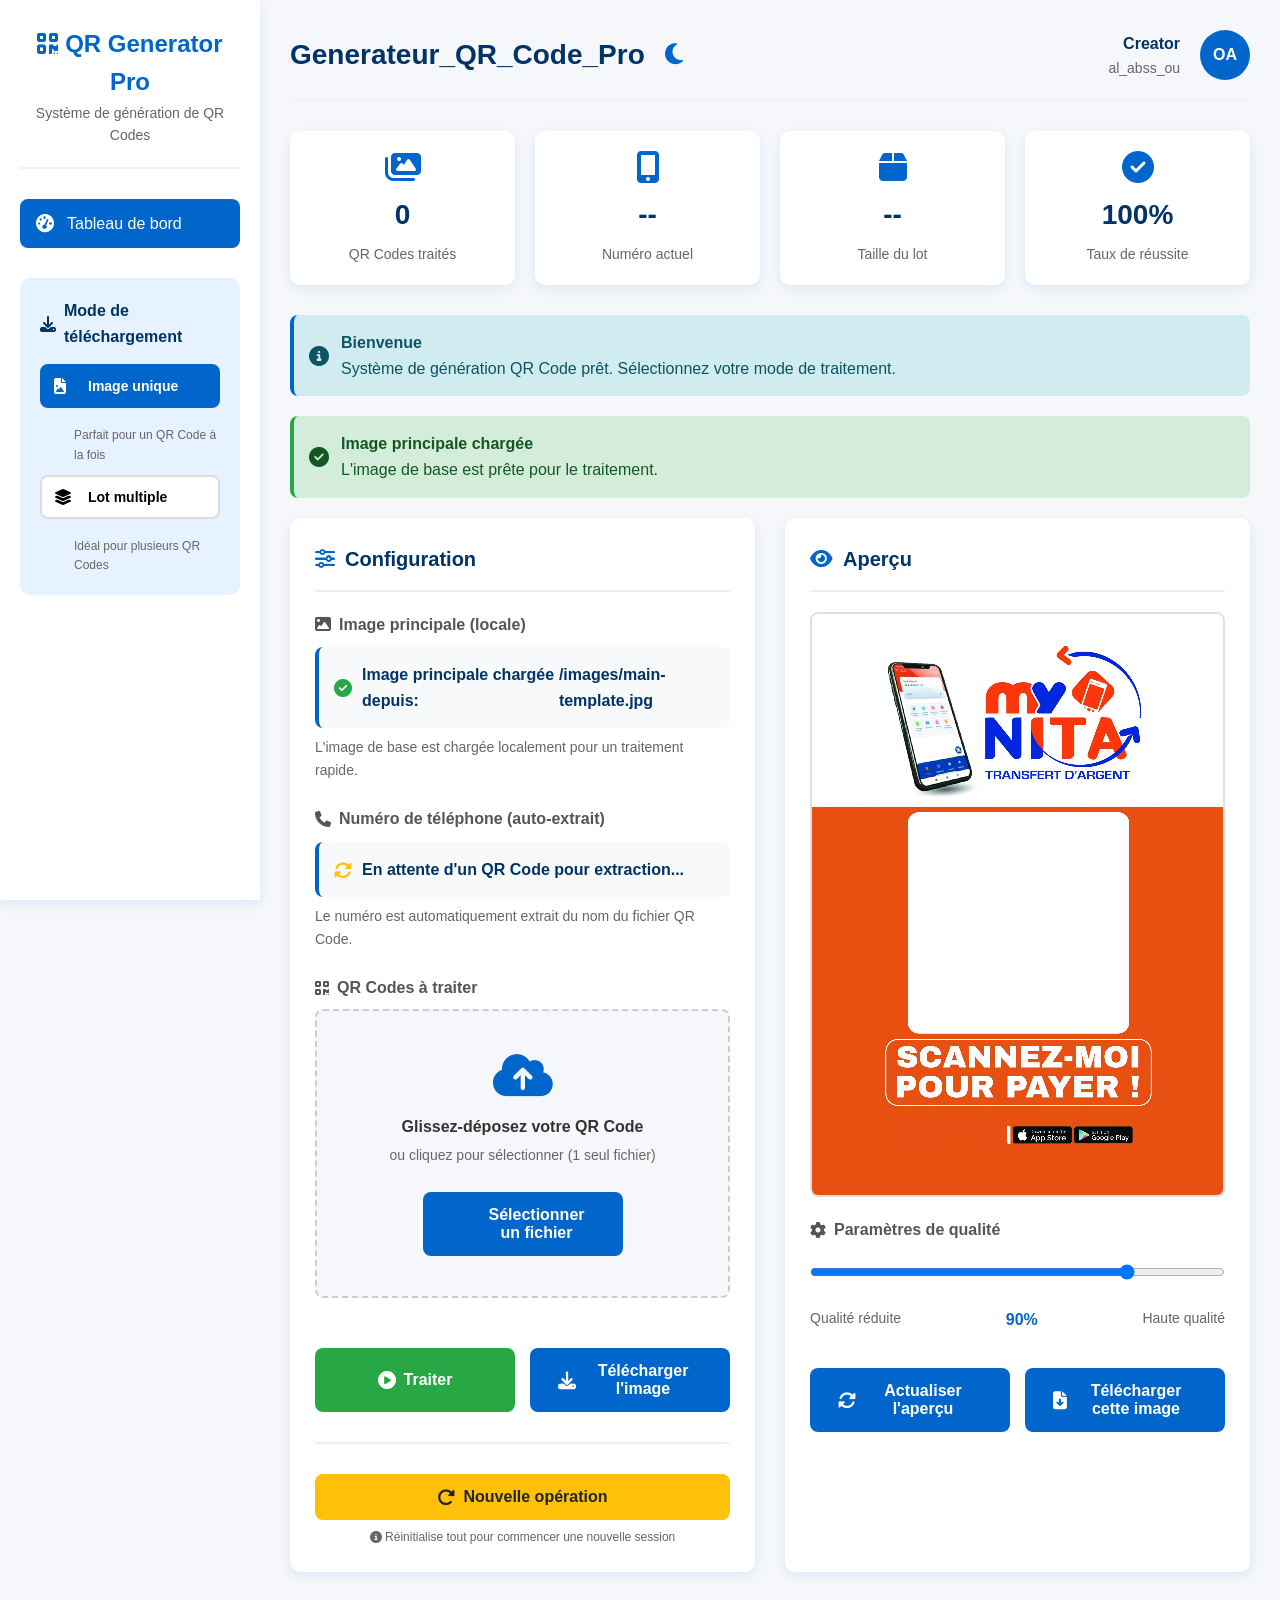
<file: index.html>
<!DOCTYPE html>
<html lang="fr">
<head>
    <meta charset="UTF-8">
    <meta name="viewport" content="width=device-width, initial-scale=1.0">
    <title>Générateur QR Code Professionnel</title>
    <!-- CDN Font Awesome pour les icônes -->
    <link rel="stylesheet" href="./css/all.min.css">
    <!-- Manifest PWA -->
    <link rel="manifest" href="./manifest.json">
    <!-- PWA Meta Tags améliorés -->
    <meta name="application-name" content="QR Generator Pro">
    <meta name="apple-mobile-web-app-title" content="QRGen Pro">
    <meta name="apple-mobile-web-app-capable" content="yes">
    <meta name="apple-mobile-web-app-status-bar-style" content="black-translucent">

    <!-- iOS Splash Screens (optionnel mais recommandé) -->
    <link rel="apple-touch-startup-image" href="./splash/iphone5_splash.png" media="(device-width: 320px) and (device-height: 568px) and (-webkit-device-pixel-ratio: 2)">
    <link rel="apple-touch-startup-image" href="./splash/iphone6_splash.png" media="(device-width: 375px) and (device-height: 667px) and (-webkit-device-pixel-ratio: 2)">
    <!-- Ajoutez d'autres tailles selon vos besoins -->

    <!-- Thème Windows -->
    <meta name="msapplication-TileColor" content="#0066cc">
    <meta name="msapplication-TileImage" content="./icons/icon-144x144.png">
    <meta name="msapplication-config" content="./browserconfig.xml">
    <style>
        :root {
            --primary-blue: #0066cc;
            --secondary-blue: #004c99;
            --light-blue: #e6f2ff;
            --dark-blue: #003366;
            --white: #ffffff;
            --light-gray: #f5f7fa;
            --success: #28a745;
            --error: #dc3545;
            --warning: #ffc107;
            --shadow: 0 4px 12px rgba(0, 102, 204, 0.1);
            --border-radius: 10px;
        }

        * {
            margin: 0;
            padding: 0;
            box-sizing: border-box;
        }

        body {
            font-family: 'Segoe UI', Tahoma, Geneva, Verdana, sans-serif;
            background: var(--light-gray);
            color: #333;
            line-height: 1.6;
            transition: background 0.3s, color 0.3s;
        }

        body.dark-theme {
            --primary-blue: #3a9dff;
            --secondary-blue: #2a7dcc;
            --light-blue: #1a2a3a;
            --dark-blue: #bbbbbb;
            --white: #1e1e1e;
            --light-gray: #121212;
            --success: #28a745;
            --error: #dc3545;
            --warning: #ffc107;
            --shadow: 0 4px 12px rgba(0, 0, 0, 0.3);
            color: #e0e0e0;
        }

        .dashboard {
            display: flex;
            min-height: 100vh;
        }

        /* Sidebar simplifié */
        .sidebar {
            width: 260px;
            background: var(--white);
            box-shadow: var(--shadow);
            padding: 25px 20px;
            position: fixed;
            height: 100vh;
            overflow-y: auto;
            z-index: 100;
            transition: background 0.3s;
        }

        .logo {
            text-align: center;
            margin-bottom: 30px;
            padding-bottom: 20px;
            border-bottom: 2px solid var(--light-blue);
        }

        .logo h1 {
            color: var(--primary-blue);
            font-size: 24px;
            font-weight: 700;
        }

        .logo p {
            color: #666;
            font-size: 14px;
        }

        body.dark-theme .logo p {
            color: #aaa;
        }

        .nav-menu {
            list-style: none;
        }

        .nav-item {
            margin-bottom: 8px;
        }

        .nav-link {
            display: flex;
            align-items: center;
            padding: 12px 15px;
            color: #555;
            text-decoration: none;
            border-radius: 8px;
            transition: all 0.3s ease;
        }

        body.dark-theme .nav-link {
            color: #bbb;
        }

        .nav-link i {
            margin-right: 12px;
            width: 20px;
            text-align: center;
            font-size: 18px;
        }

        .nav-link:hover {
            background: var(--light-blue);
            color: var(--primary-blue);
        }

        .nav-link.active {
            background: var(--primary-blue);
            color: white;
        }

        /* Nouvelle section pour les modes de téléchargement */
        .download-modes {
            margin-top: 30px;
            padding: 20px;
            background: var(--light-blue);
            border-radius: var(--border-radius);
            transition: background 0.3s;
        }

        .download-modes h3 {
            font-size: 16px;
            margin-bottom: 15px;
            color: var(--dark-blue);
            display: flex;
            align-items: center;
        }

        .download-modes h3 i {
            margin-right: 8px;
        }

        .mode-buttons {
            display: grid;
            gap: 10px;
        }

        .mode-btn {
            padding: 12px;
            background: var(--white);
            border: 2px solid #ddd;
            border-radius: 8px;
            cursor: pointer;
            font-size: 14px;
            font-weight: 600;
            transition: all 0.3s;
            text-align: left;
            display: flex;
            align-items: center;
        }

        body.dark-theme .mode-btn {
            border-color: #555;
        }

        .mode-btn i {
            margin-right: 10px;
            font-size: 16px;
            width: 24px;
        }

        .mode-btn:hover {
            transform: translateY(-2px);
            box-shadow: 0 4px 8px rgba(0,0,0,0.1);
        }

        .mode-btn.active {
            border-color: var(--primary-blue);
            background: var(--primary-blue);
            color: white;
        }

        .mode-description {
            font-size: 12px;
            color: #666;
            margin-top: 8px;
            padding-left: 34px;
        }

        body.dark-theme .mode-description {
            color: #aaa;
        }

        .batch-options {
            margin-top: 15px;
            padding: 15px;
            background: #f8f9fa;
            border-radius: 5px;
            display: none;
            transition: background 0.3s;
        }

        body.dark-theme .batch-options {
            background: #2a2a2a;
        }

        .batch-options.active {
            display: block;
            animation: fadeIn 0.3s;
        }

        .batch-buttons {
            display: flex;
            flex-wrap: wrap;
            gap: 8px;
            margin-bottom: 10px;
        }

        .batch-btn {
            padding: 8px 12px;
            background: var(--white);
            border: 1px solid #ddd;
            border-radius: 5px;
            cursor: pointer;
            font-size: 14px;
            transition: all 0.3s;
            flex: 1 0 auto;
            min-width: 70px;
        }

        body.dark-theme .batch-btn {
            border-color: #555;
        }

        .batch-btn:hover {
            background: var(--primary-blue);
            color: white;
            border-color: var(--primary-blue);
        }

        .batch-btn.active {
            background: var(--primary-blue);
            color: white;
            border-color: var(--primary-blue);
        }

        .zip-info {
            font-size: 11px;
            color: var(--success);
            margin-top: 5px;
            display: flex;
            align-items: center;
        }

        .zip-info i {
            margin-right: 5px;
        }

        /* Main Content */
        .main-content {
            flex: 1;
            margin-left: 260px;
            padding: 30px;
            transition: margin-left 0.3s;
        }

        .header {
            display: flex;
            justify-content: space-between;
            align-items: center;
            margin-bottom: 30px;
            padding-bottom: 20px;
            border-bottom: 1px solid #eee;
        }

        body.dark-theme .header {
            border-bottom-color: #333;
        }

        .header h2 {
            color: var(--dark-blue);
            font-size: 28px;
        }

        .theme-toggle {
            background: none;
            border: none;
            font-size: 24px;
            color: var(--primary-blue);
            cursor: pointer;
            margin-left: 20px;
            transition: transform 0.3s;
        }

        .theme-toggle:hover {
            transform: rotate(30deg);
        }

        .stats {
            display: grid;
            grid-template-columns: repeat(auto-fit, minmax(200px, 1fr));
            gap: 20px;
            margin-bottom: 30px;
        }

        .stat-card {
            background: var(--white);
            padding: 20px;
            border-radius: var(--border-radius);
            box-shadow: var(--shadow);
            text-align: center;
            transition: background 0.3s, box-shadow 0.3s;
        }

        .stat-card i {
            font-size: 32px;
            color: var(--primary-blue);
            margin-bottom: 10px;
        }

        .stat-card h3 {
            font-size: 28px;
            color: var(--dark-blue);
            margin-bottom: 5px;
        }

        .stat-card p {
            color: #666;
            font-size: 14px;
        }

        body.dark-theme .stat-card p {
            color: #aaa;
        }

        /* Content Area */
        .content-area {
            display: grid;
            grid-template-columns: 1fr 1fr;
            gap: 30px;
        }

        @media (max-width: 1200px) {
            .content-area {
                grid-template-columns: 1fr;
            }
        }

        .panel {
            background: var(--white);
            border-radius: var(--border-radius);
            box-shadow: var(--shadow);
            padding: 25px;
            transition: background 0.3s, box-shadow 0.3s;
        }

        .panel-title {
            display: flex;
            align-items: center;
            margin-bottom: 20px;
            padding-bottom: 15px;
            border-bottom: 2px solid var(--light-blue);
        }

        .panel-title i {
            margin-right: 10px;
            color: var(--primary-blue);
            font-size: 20px;
        }

        .panel-title h3 {
            color: var(--dark-blue);
            font-size: 20px;
        }

        /* Form Controls */
        .form-group {
            margin-bottom: 25px;
        }

        .form-label {
            display: block;
            margin-bottom: 8px;
            font-weight: 600;
            color: #555;
            display: flex;
            align-items: center;
        }

        body.dark-theme .form-label {
            color: #bbb;
        }

        .form-label i {
            margin-right: 8px;
            font-size: 16px;
        }

        .form-control {
            width: 100%;
            padding: 12px 15px;
            border: 2px solid #e0e0e0;
            border-radius: 8px;
            font-size: 16px;
            transition: all 0.3s;
            background: var(--white);
            color: inherit;
        }

        body.dark-theme .form-control {
            border-color: #555;
            background: #2a2a2a;
        }

        .form-control:focus {
            outline: none;
            border-color: var(--primary-blue);
            box-shadow: 0 0 0 3px rgba(0, 102, 204, 0.1);
        }

        .phone-display {
            background: #f8f9fa;
            padding: 15px;
            border-radius: 8px;
            border-left: 4px solid var(--primary-blue);
            font-weight: 600;
            color: var(--dark-blue);
            margin-top: 10px;
            display: flex;
            align-items: center;
            transition: background 0.3s;
        }

        body.dark-theme .phone-display {
            background: #2a2a2a;
        }

        .phone-display i {
            margin-right: 10px;
            font-size: 18px;
        }

        .file-upload {
            border: 2px dashed #ccc;
            border-radius: 8px;
            padding: 40px 20px;
            text-align: center;
            cursor: pointer;
            transition: all 0.3s;
            background: var(--light-gray);
        }

        body.dark-theme .file-upload {
            border-color: #555;
        }

        .file-upload:hover {
            border-color: var(--primary-blue);
            background: var(--light-blue);
        }

        .file-upload i {
            font-size: 48px;
            color: var(--primary-blue);
            margin-bottom: 15px;
        }

        .file-list {
            margin-top: 15px;
            max-height: 200px;
            overflow-y: auto;
        }

        .file-item {
            display: flex;
            justify-content: space-between;
            align-items: center;
            padding: 10px;
            background: #f8f9fa;
            border-radius: 5px;
            margin-bottom: 5px;
            transition: background 0.3s;
        }

        body.dark-theme .file-item {
            background: #2a2a2a;
        }

        .file-name {
            font-size: 14px;
            flex: 1;
            overflow: hidden;
            text-overflow: ellipsis;
            white-space: nowrap;
            display: flex;
            align-items: center;
        }

        .file-name i {
            margin-right: 8px;
            color: var(--primary-blue);
        }

        .extracted-number {
            background: var(--primary-blue);
            color: white;
            padding: 3px 8px;
            border-radius: 4px;
            font-size: 12px;
            margin-left: 10px;
        }

        /* Preview */
        .preview-container {
            position: relative;
            width: 100%;
            max-width: 500px;
            margin: 0 auto;
            border: 2px solid #e0e0e0;
            border-radius: 8px;
            overflow: hidden;
            background: #f9f9f9;
            min-height: 300px;
            display: flex;
            align-items: center;
            justify-content: center;
            transition: background 0.3s, border-color 0.3s;
        }

        body.dark-theme .preview-container {
            background: #2a2a2a;
            border-color: #555;
        }

        #imageCanvas {
            max-width: 100%;
            display: block;
        }

        .preview-placeholder {
            text-align: center;
            color: #888;
        }

        body.dark-theme .preview-placeholder {
            color: #aaa;
        }

        .preview-placeholder i {
            font-size: 64px;
            margin-bottom: 15px;
            color: #ccc;
        }

        /* Buttons */
        .btn {
            display: inline-flex;
            align-items: center;
            justify-content: center;
            padding: 14px 28px;
            background: var(--primary-blue);
            color: white;
            border: none;
            border-radius: 8px;
            font-size: 16px;
            font-weight: 600;
            cursor: pointer;
            transition: all 0.3s;
            width: 100%;
            margin-top: 10px;
        }

        .btn i {
            margin-right: 8px;
            font-size: 18px;
        }

        .btn:hover {
            background: var(--secondary-blue);
            transform: translateY(-2px);
            box-shadow: 0 6px 12px rgba(0, 102, 204, 0.2);
        }

        .btn:active {
            transform: translateY(0);
        }

        .btn-secondary {
            background: #6c757d;
        }

        .btn-secondary:hover {
            background: #5a6268;
        }

        .btn-success {
            background: var(--success);
        }

        .btn-success:hover {
            background: #218838;
        }

        .btn-warning {
            background: var(--warning);
            color: #212529;
        }

        .btn-warning:hover {
            background: #e0a800;
        }

        .action-buttons {
            display: grid;
            grid-template-columns: 1fr 1fr;
            gap: 15px;
            margin-top: 20px;
        }

        /* Nouveau bouton de réinitialisation */
        .reset-section {
            margin-top: 30px;
            padding-top: 20px;
            border-top: 2px solid var(--light-blue);
        }

        /* Alerts */
        .alert {
            padding: 15px;
            border-radius: 8px;
            margin-bottom: 20px;
            display: flex;
            align-items: center;
            animation: fadeIn 0.5s;
        }

        .alert i {
            margin-right: 12px;
            font-size: 20px;
        }

        .alert-success {
            background: #d4edda;
            color: #155724;
            border-left: 4px solid var(--success);
        }

        body.dark-theme .alert-success {
            background: #1a3a23;
            color: #d4edda;
        }

        .alert-error {
            background: #f8d7da;
            color: #721c24;
            border-left: 4px solid var(--error);
        }

        body.dark-theme .alert-error {
            background: #3a2326;
            color: #f8d7da;
        }

        .alert-warning {
            background: #fff3cd;
            color: #856404;
            border-left: 4px solid var(--warning);
        }

        body.dark-theme .alert-warning {
            background: #3a3723;
            color: #fff3cd;
        }

        .alert-info {
            background: #d1ecf1;
            color: #0c5460;
            border-left: 4px solid var(--primary-blue);
        }

        body.dark-theme .alert-info {
            background: #1a2a3a;
            color: #d1ecf1;
        }

        /* Progress Bar */
        .progress-container {
            margin-top: 20px;
            background: #e9ecef;
            border-radius: 8px;
            overflow: hidden;
            height: 20px;
            display: none;
        }

        body.dark-theme .progress-container {
            background: #2a2a2a;
        }

        .progress-bar {
            height: 100%;
            background: var(--primary-blue);
            width: 0%;
            transition: width 0.3s;
            border-radius: 8px;
        }

        .progress-text {
            text-align: center;
            margin-top: 5px;
            font-size: 14px;
            color: #666;
        }

        body.dark-theme .progress-text {
            color: #aaa;
        }

        /* Batch Results Panel */
        .batch-results-panel {
            position: fixed;
            bottom: 20px;
            right: 20px;
            width: 400px;
            max-height: 500px;
            background: var(--white);
            border-radius: var(--border-radius);
            box-shadow: 0 10px 30px rgba(0, 0, 0, 0.2);
            z-index: 1000;
            border: 2px solid var(--primary-blue);
            display: none;
            overflow: hidden;
            transition: background 0.3s;
        }

        .batch-results-header {
            display: flex;
            justify-content: space-between;
            align-items: center;
            padding: 15px 20px;
            background: var(--primary-blue);
            color: white;
        }

        .batch-results-header h4 {
            margin: 0;
            font-size: 16px;
            display: flex;
            align-items: center;
        }

        .batch-results-header h4 i {
            margin-right: 10px;
        }

        .close-results {
            background: rgba(255, 255, 255, 0.2);
            border: none;
            color: white;
            width: 30px;
            height: 30px;
            border-radius: 50%;
            cursor: pointer;
            font-size: 18px;
            display: flex;
            align-items: center;
            justify-content: center;
        }

        .close-results:hover {
            background: rgba(255, 255, 255, 0.3);
        }

        .batch-results-content {
            max-height: 400px;
            overflow-y: auto;
            padding: 15px;
        }

        .batch-result-item {
            display: flex;
            justify-content: space-between;
            align-items: center;
            padding: 10px;
            margin-bottom: 8px;
            background: var(--light-gray);
            border-radius: 6px;
            border-left: 4px solid var(--success);
            transition: background 0.3s;
        }

        .batch-result-name {
            font-size: 13px;
            font-weight: 600;
            flex: 1;
            overflow: hidden;
            text-overflow: ellipsis;
            white-space: nowrap;
        }

        .batch-result-number {
            font-size: 12px;
            background: var(--primary-blue);
            color: white;
            padding: 3px 8px;
            border-radius: 12px;
            margin-left: 10px;
        }

        .batch-results-footer {
            padding: 12px 20px;
            background: var(--light-blue);
            text-align: center;
            font-size: 12px;
            color: #666;
        }

        body.dark-theme .batch-results-footer {
            color: #aaa;
        }

        .show-results-btn {
            position: fixed;
            bottom: 70px;
            right: 20px;
            background: var(--success);
            color: white;
            border: none;
            width: 50px;
            height: 50px;
            border-radius: 50%;
            cursor: pointer;
            font-size: 20px;
            display: flex;
            align-items: center;
            justify-content: center;
            box-shadow: 0 4px 12px rgba(40, 167, 69, 0.3);
            z-index: 999;
            display: none;
        }

        .show-results-btn:hover {
            background: #218838;
            transform: translateY(-2px);
        }

        @media (max-width: 768px) {
            .batch-results-panel {
                width: calc(100% - 40px);
                max-height: 300px;
                bottom: 80px;
            }
            .show-results-btn {
                bottom: 140px;
            }
        }

        /* Animations */
        @keyframes fadeIn {
            from { opacity: 0; transform: translateY(-10px); }
            to { opacity: 1; transform: translateY(0); }
        }

        /* Responsive */
        @media (max-width: 992px) {
            .sidebar {
                width: 220px;
            }
            
            .main-content {
                margin-left: 220px;
            }
        }

        @media (max-width: 768px) {
            .dashboard {
                flex-direction: column;
            }
            
            .sidebar {
                width: 100%;
                height: auto;
                position: relative;
            }
            
            .main-content {
                margin-left: 0;
            }
            
            .action-buttons {
                grid-template-columns: 1fr;
            }
            
            .mode-buttons {
                grid-template-columns: 1fr;
            }
        }
    </style>
</head>
<body>
    <div class="dashboard">
        <!-- Sidebar simplifié -->
        <div class="sidebar">
            <div class="logo">
                <h1><i class="fas fa-qrcode"></i> QR Generator Pro</h1>
                <p>Système de génération de QR Codes</p>
            </div>
            
            <ul class="nav-menu">
                <li class="nav-item">
                    <a href="#" class="nav-link active">
                        <i class="fas fa-tachometer-alt"></i> Tableau de bord
                    </a>
                </li>
            </ul>
            
            <!-- Nouvelle section pour les modes de téléchargement -->
            <div class="download-modes">
                <h3><i class="fas fa-download"></i> Mode de téléchargement</h3>
                <div class="mode-buttons">
                    <button class="mode-btn active" id="singleModeBtn">
                        <i class="fas fa-file-image"></i> Image unique
                    </button>
                    <div class="mode-description">
                        Parfait pour un QR Code à la fois
                    </div>
                    
                    <button class="mode-btn" id="batchModeBtn">
                        <i class="fas fa-layer-group"></i> Lot multiple
                    </button>
                    <div class="mode-description">
                        Idéal pour plusieurs QR Codes
                    </div>
                </div>
                
                <!-- Options spécifiques au mode lot -->
                <div class="batch-options" id="batchOptions">
                    <div style="margin-bottom: 10px; font-weight: 600; color: var(--dark-blue);">
                        <i class="fas fa-cog"></i> Options du lot
                    </div>
                    <div class="batch-buttons">
                        <button class="batch-btn" data-limit="10">10</button>
                        <button class="batch-btn" data-limit="25">25</button>
                        <button class="batch-btn" data-limit="30">30</button>
                        <button class="batch-btn" data-limit="50">50</button>
                        <button class="batch-btn" data-limit="200">200</button>
                        <button class="batch-btn active" data-limit="500">500</button>
                    </div>
                    <div class="zip-info">
                        <i class="fas fa-file-archive"></i> Tous les fichiers seront compressés en ZIP
                    </div>
                </div>
            </div>
        </div>
        
        <!-- Main Content -->
        <div class="main-content">
            <div class="header">
                <div style="display: flex; align-items: center;">
                    <h2>Generateur_QR_Code_Pro</h2>
                    <button class="theme-toggle" id="themeToggle">
                        <i class="fas fa-moon"></i>
                    </button>
                </div>
                <div style="display: flex; align-items: center;">
                    <div style="margin-right: 20px; text-align: right;">
                        <div style="font-weight: 600; color: var(--dark-blue);">Creator</div>
                        <div style="font-size: 14px; color: #666;">al_abss_ou</div>
                    </div>
                    <div style="width: 50px; height: 50px; background: var(--primary-blue); border-radius: 50%; display: flex; align-items: center; justify-content: center; color: white; font-weight: bold;">
                        OA
                    </div>
                </div>
            </div>
            
            <!-- Stats Cards -->
            <div class="stats">
                <div class="stat-card">
                    <i class="fas fa-images"></i>
                    <h3 id="totalProcessed">0</h3>
                    <p>QR Codes traités</p>
                </div>
                <div class="stat-card">
                    <i class="fas fa-mobile-alt"></i>
                    <h3 id="currentNumber">--</h3>
                    <p>Numéro actuel</p>
                </div>
                <div class="stat-card">
                    <i class="fas fa-box"></i>
                    <h3 id="batchSize">--</h3>
                    <p>Taille du lot</p>
                </div>
                <div class="stat-card">
                    <i class="fas fa-check-circle"></i>
                    <h3 id="successRate">100%</h3>
                    <p>Taux de réussite</p>
                </div>
            </div>
            
            <!-- Alerts Container -->
            <div id="alertsContainer"></div>
            
            <!-- Content Area -->
            <div class="content-area">
                <!-- Left Panel - Configuration -->
                <div class="panel">
                    <div class="panel-title">
                        <i class="fas fa-sliders-h"></i>
                        <h3>Configuration</h3>
                    </div>
                    
                    <div class="form-group">
                        <label class="form-label">
                            <i class="fas fa-image"></i> Image principale (locale)
                        </label>
                        <div class="phone-display">
                            <i class="fas fa-check-circle" style="color: var(--success);"></i>
                            Image principale chargée depuis: <strong>/images/main-template.jpg</strong>
                        </div>
                        <p style="font-size: 14px; color: #666; margin-top: 8px;">
                            L'image de base est chargée localement pour un traitement rapide.
                        </p>
                    </div>
                    
                    <div class="form-group">
                        <label class="form-label">
                            <i class="fas fa-phone"></i> Numéro de téléphone (auto-extrait)
                        </label>
                        <div id="phoneDisplay" class="phone-display">
                            <i class="fas fa-sync-alt" style="color: var(--warning);"></i>
                            En attente d'un QR Code pour extraction...
                        </div>
                        <p style="font-size: 14px; color: #666; margin-top: 8px;">
                            Le numéro est automatiquement extrait du nom du fichier QR Code.
                        </p>
                    </div>
                    
                    <div class="form-group">
                        <label class="form-label">
                            <i class="fas fa-qrcode"></i> QR Codes à traiter
                        </label>
                        <div class="file-upload" id="qrUploadArea">
                            <i class="fas fa-cloud-upload-alt"></i>
                            <p style="font-weight: 600; margin-bottom: 5px;" id="uploadTitle">Glissez-déposez votre QR Code</p>
                            <p style="font-size: 14px; color: #666; margin-bottom: 15px;" id="uploadSubtitle">ou cliquez pour sélectionner (1 seul fichier)</p>
                            <input type="file" id="qrUpload" accept="image/*" style="display: none;">
                            <button class="btn" style="max-width: 200px;">
                                <i class="fas fa-folder-open"></i> Sélectionner un fichier
                            </button>
                        </div>
                        
                        <div id="fileList" class="file-list"></div>
                        
                        <div class="progress-container" id="progressContainer">
                            <div class="progress-bar" id="progressBar"></div>
                        </div>
                        <div class="progress-text" id="progressText"></div>
                    </div>
                    
                    <div class="action-buttons">
                        <button id="processBtn" class="btn btn-success">
                            <i class="fas fa-play-circle"></i> Traiter
                        </button>
                        <button id="downloadAllBtn" class="btn" disabled>
                            <i class="fas fa-download"></i> Télécharger
                        </button>
                    </div>

                    <!-- Nouvelle section pour le bouton de réinitialisation -->
                    <div class="reset-section">
                        <button id="resetBtn" class="btn btn-warning">
                            <i class="fas fa-redo-alt"></i> Nouvelle opération
                        </button>
                        <p style="font-size: 12px; color: #666; margin-top: 8px; text-align: center;">
                            <i class="fas fa-info-circle"></i> Réinitialise tout pour commencer une nouvelle session
                        </p>
                    </div>
                </div>
                
                <!-- Right Panel - Preview -->
                <div class="panel">
                    <div class="panel-title">
                        <i class="fas fa-eye"></i>
                        <h3>Aperçu</h3>
                    </div>
                    
                    <div class="preview-container">
                        <canvas id="imageCanvas"></canvas>
                        <div id="previewPlaceholder" class="preview-placeholder">
                            <i class="fas fa-image"></i>
                            <p>Aperçu de l'image générée</p>
                            <p style="font-size: 14px; margin-top: 10px;">L'aperçu apparaîtra ici après traitement</p>
                        </div>
                    </div>
                    
                    <div class="form-group" style="margin-top: 20px;">
                        <label class="form-label">
                            <i class="fas fa-cog"></i> Paramètres de qualité
                        </label>
                        <input type="range" id="qualitySlider" class="form-control" min="0.5" max="1.0" step="0.1" value="0.9">
                        <div style="display: flex; justify-content: space-between; margin-top: 5px;">
                            <span style="font-size: 14px; color: #666;">Qualité réduite</span>
                            <span id="qualityValue" style="font-weight: 600; color: var(--primary-blue);">90%</span>
                            <span style="font-size: 14px; color: #666;">Haute qualité</span>
                        </div>
                    </div>
                    
                    <div class="action-buttons">
                        <button id="previewBtn" class="btn">
                            <i class="fas fa-sync-alt"></i> Actualiser l'aperçu
                        </button>
                        <button id="downloadSingleBtn" class="btn" disabled>
                            <i class="fas fa-file-download"></i> Télécharger cette image
                        </button>
                    </div>
                </div>
            </div>
        </div>
    </div>

    <!-- Batch Results Panel -->
    <div class="batch-results-panel" id="batchResultsPanel">
        <div class="batch-results-header">
            <h4><i class="fas fa-list-check"></i> Fichiers traités</h4>
            <button class="close-results" id="closeResults">
                <i class="fas fa-times"></i>
            </button>
        </div>
        <div class="batch-results-content" id="batchResultsContent">
            <!-- Les résultats seront insérés ici -->
        </div>
        <div class="batch-results-footer">
            <i class="fas fa-info-circle"></i> Cliquez en dehors pour fermer
        </div>
    </div>
    
    <!-- Bouton flottant pour afficher la liste -->
    <button class="show-results-btn" id="showResultsBtn">
        <i class="fas fa-list"></i>
    </button>

    <!-- Inclure JSZip pour la compression ZIP -->
    <script src="./js/jszip.js"></script>
    <script src="./js/filesaver.js"></script>

    <script>
        // Éléments du DOM
        const qrUpload = document.getElementById('qrUpload');
        const qrUploadArea = document.getElementById('qrUploadArea');
        const fileList = document.getElementById('fileList');
        const previewBtn = document.getElementById('previewBtn');
        const processBtn = document.getElementById('processBtn');
        const downloadAllBtn = document.getElementById('downloadAllBtn');
        const downloadSingleBtn = document.getElementById('downloadSingleBtn');
        const resetBtn = document.getElementById('resetBtn');
        const canvas = document.getElementById('imageCanvas');
        const ctx = canvas.getContext('2d');
        const previewPlaceholder = document.getElementById('previewPlaceholder');
        const qualitySlider = document.getElementById('qualitySlider');
        const qualityValue = document.getElementById('qualityValue');
        const batchButtons = document.querySelectorAll('.batch-btn');
        const alertsContainer = document.getElementById('alertsContainer');
        const progressContainer = document.getElementById('progressContainer');
        const progressBar = document.getElementById('progressBar');
        const progressText = document.getElementById('progressText');
        
        // Éléments pour les modes de téléchargement
        const singleModeBtn = document.getElementById('singleModeBtn');
        const batchModeBtn = document.getElementById('batchModeBtn');
        const batchOptions = document.getElementById('batchOptions');
        const uploadTitle = document.getElementById('uploadTitle');
        const uploadSubtitle = document.getElementById('uploadSubtitle');
        
        // Nouveaux éléments
        const themeToggle = document.getElementById('themeToggle');
        const batchResultsPanel = document.getElementById('batchResultsPanel');
        const batchResultsContent = document.getElementById('batchResultsContent');
        const closeResults = document.getElementById('closeResults');
        const showResultsBtn = document.getElementById('showResultsBtn');
        
        // Statistiques
        const totalProcessedEl = document.getElementById('totalProcessed');
        const currentNumberEl = document.getElementById('currentNumber');
        const batchSizeEl = document.getElementById('batchSize');
        const successRateEl = document.getElementById('successRate');
        const phoneDisplay = document.getElementById('phoneDisplay');

        // Variables globales
        let mainImage = null;
        let qrFiles = [];
        let processedImages = [];
        let currentBatchLimit = null; // Null pour mode single
        let currentMode = 'single'; // 'single' ou 'batch'
        let processedCount = 0;
        let successCount = 0;
        let batchResults = [];
        
        // Fonction utilitaire pour formater le temps (ms -> "X min Y s")
        function formatTime(ms) {
            if (ms < 1000) return `${ms} ms`;
            const seconds = Math.floor(ms / 1000);
            if (seconds < 60) return `${seconds} s`;
            const minutes = Math.floor(seconds / 60);
            const remainingSeconds = seconds % 60;
            return `${minutes} min ${remainingSeconds} s`;
        }
        
        // Fonction pour afficher l'image principale dans le canvas
        function drawBaseImage() {
            if (!mainImage) return;
            canvas.width = mainImage.width;
            canvas.height = mainImage.height;
            ctx.drawImage(mainImage, 0, 0);
            previewPlaceholder.style.display = 'none';
        }
        
        // Initialiser les modes
        function initModes() {
            // Mode unique par défaut
            updateModeDisplay('single');
            
            singleModeBtn.addEventListener('click', () => {
                currentMode = 'single';
                updateModeDisplay('single');
                resetFileSelection();
                showAlert('info', 'Mode Image Unique', 'Vous pouvez maintenant traiter un QR Code à la fois.');
            });
            
            batchModeBtn.addEventListener('click', () => {
                currentMode = 'batch';
                updateModeDisplay('batch');
                resetFileSelection();
                showAlert('info', 'Mode Lot Multiple', 'Vous pouvez maintenant traiter plusieurs QR Codes. Les fichiers seront compressés en ZIP.');
            });
        }
        
        function updateModeDisplay(mode) {
            // Mettre à jour les boutons
            singleModeBtn.classList.toggle('active', mode === 'single');
            batchModeBtn.classList.toggle('active', mode === 'batch');
            batchOptions.classList.toggle('active', mode === 'batch');
            
            // Mettre à jour les textes
            if (mode === 'single') {
                uploadTitle.textContent = 'Glissez-déposez votre QR Code';
                uploadSubtitle.textContent = 'ou cliquez pour sélectionner (1 seul fichier)';
                qrUpload.removeAttribute('multiple');
                batchSizeEl.textContent = '--';
                currentBatchLimit = null;
            } else {
                uploadTitle.textContent = 'Glissez-déposez vos QR Codes';
                uploadSubtitle.textContent = 'ou cliquez pour sélectionner (plusieurs fichiers)';
                qrUpload.setAttribute('multiple', 'multiple');
                
                // Activer le batch limit par défaut
                const activeBatchBtn = document.querySelector('.batch-btn.active');
                if (activeBatchBtn) {
                    currentBatchLimit = parseInt(activeBatchBtn.dataset.limit);
                    batchSizeEl.textContent = currentBatchLimit;
                }
            }
            
            // Mettre à jour le texte du bouton de téléchargement
            downloadAllBtn.innerHTML = mode === 'single' 
                ? '<i class="fas fa-download"></i> Télécharger l\'image' 
                : '<i class="fas fa-file-archive"></i> Télécharger le ZIP';
        }
        
        function resetFileSelection() {
            qrFiles = [];
            fileList.innerHTML = '';
            qrUpload.value = '';
            processBtn.disabled = true;
            downloadAllBtn.disabled = true;
            downloadSingleBtn.disabled = true;
            phoneDisplay.innerHTML = `
                <i class="fas fa-sync-alt" style="color: var(--warning);"></i>
                En attente d'un QR Code pour extraction...
            `;
            currentNumberEl.textContent = '--';
            
            // Ne pas vider le canvas, juste réafficher l'image de base si elle est chargée
            if (mainImage) {
                drawBaseImage();
            } else {
                // Si l'image n'est pas encore chargée, on laisse le placeholder (mais normalement elle est chargée)
                previewPlaceholder.style.display = 'block';
                ctx.clearRect(0, 0, canvas.width, canvas.height);
            }
            
            // Cacher la barre de progression
            progressContainer.style.display = 'none';
            progressBar.style.width = '0%';
            progressText.textContent = '';
        }
        
        // Fonction de réinitialisation complète
        function resetApplication() {
            // Réinitialiser les variables
            qrFiles = [];
            processedImages = [];
            processedCount = 0;
            successCount = 0;
            batchResults = [];
            
            // Réinitialiser l'interface
            resetFileSelection();
            
            // Réinitialiser les statistiques
            totalProcessedEl.textContent = '0';
            successRateEl.textContent = '100%';
            batchSizeEl.textContent = '--';
            
            // Réinitialiser le mode à single
            currentMode = 'single';
            updateModeDisplay('single');
            
            // Réinitialiser les boutons de lot (activer le 500 par défaut)
            batchButtons.forEach(btn => btn.classList.remove('active'));
            document.querySelector('.batch-btn[data-limit="500"]').classList.add('active');
            currentBatchLimit = 500;
            
            // Vider les alertes
            alertsContainer.innerHTML = '';
            
            // Cacher le panel de résultats
            batchResultsPanel.style.display = 'none';
            showResultsBtn.style.display = 'none';
            
            // Réafficher l'image de base
            if (mainImage) {
                drawBaseImage();
            }
            
            showAlert('success', 'Système réinitialisé', 'Tout est prêt pour une nouvelle opération. Vous pouvez commencer !');
        }
        
        // Gestion du thème
        function initTheme() {
            const savedTheme = localStorage.getItem('qr-theme');
            if (savedTheme === 'dark') {
                document.body.classList.add('dark-theme');
                themeToggle.innerHTML = '<i class="fas fa-sun"></i>';
            }
            
            themeToggle.addEventListener('click', () => {
                document.body.classList.toggle('dark-theme');
                if (document.body.classList.contains('dark-theme')) {
                    localStorage.setItem('qr-theme', 'dark');
                    themeToggle.innerHTML = '<i class="fas fa-sun"></i>';
                } else {
                    localStorage.setItem('qr-theme', 'light');
                    themeToggle.innerHTML = '<i class="fas fa-moon"></i>';
                }
            });
        }
        
        // Afficher les résultats du lot
        function showBatchResultsList() {
            if (batchResults.length === 0) return;
            
            batchResultsContent.innerHTML = '';
            batchResults.forEach(result => {
                const item = document.createElement('div');
                item.className = 'batch-result-item';
                item.innerHTML = `
                    <div class="batch-result-name">${result.originalName}</div>
                    <div class="batch-result-number">${result.phoneNumber || 'N/A'}</div>
                `;
                batchResultsContent.appendChild(item);
            });
            
            batchResultsPanel.style.display = 'block';
            showResultsBtn.style.display = 'flex';
        }
        
        // Charger l'image principale locale
        function loadMainImage() {
            mainImage = new Image();
            mainImage.onload = function() {
                showAlert('success', 'Image principale chargée', 'L\'image de base est prête pour le traitement.');
                updateStats();
                drawBaseImage(); // Afficher l'image dans l'aperçu immédiatement
            };
            mainImage.onerror = function() {
                showAlert('error', 'Erreur de chargement', 'L\'image principale n\'a pas pu être chargée. Veuillez vérifier le chemin: /images/main-template.jpg');
                createFallbackImage();
            };
            mainImage.src = './images/main-template.jpg';
        }

        // Créer une image de secours si l'image principale n'existe pas
        function createFallbackImage() {
            mainImage = new Image();
            mainImage.onload = function() {
                drawBaseImage();
                showAlert('warning', 'Image par défaut chargée', 'Utilisation de l\'image par défaut.');
            };
            const fallbackCanvas = document.createElement('canvas');
            fallbackCanvas.width = 2480;
            fallbackCanvas.height = 3508;
            const fallbackCtx = fallbackCanvas.getContext('2d');
            fallbackCtx.fillStyle = '#ffffff';
            fallbackCtx.fillRect(0, 0, fallbackCanvas.width, fallbackCanvas.height);
            
            fallbackCtx.fillStyle = '#0066cc';
            fallbackCtx.font = 'bold 100px Arial';
            fallbackCtx.textAlign = 'center';
            fallbackCtx.fillText('TEMPLATE PRINCIPAL', fallbackCanvas.width/2, fallbackCanvas.height/2);
            
            mainImage.src = fallbackCanvas.toDataURL();
        }

        // Fonction pour extraire le numéro du nom de fichier
        function extractPhoneNumber(filename) {
            const regex = /_\(?00?227?(\d{8,})\)?_/;
            const match = filename.match(regex);
            
            if (match && match[1]) {
                return match[1];
            }
            
            const regex2 = /(\d{8,})/;
            const match2 = filename.match(regex2);
            
            if (match2 && match2[1]) {
                let num = match2[1];
                if (num.startsWith('00227')) {
                    return num.substring(5);
                }
                return num;
            }
            
            return null;
        }

        // Afficher une alerte stylisée
        function showAlert(type, title, message) {
            const alert = document.createElement('div');
            alert.className = `alert alert-${type}`;
            
            let icon = 'info-circle';
            if (type === 'success') icon = 'check-circle';
            if (type === 'error') icon = 'exclamation-circle';
            if (type === 'warning') icon = 'exclamation-triangle';
            
            alert.innerHTML = `
                <i class="fas fa-${icon}"></i>
                <div>
                    <strong>${title}</strong><br>
                    ${message}
                </div>
            `;
            
            alertsContainer.appendChild(alert);
            
            setTimeout(() => {
                alert.style.opacity = '0';
                alert.style.transition = 'opacity 0.5s';
                setTimeout(() => alert.remove(), 500);
            }, 5000);
        }

        // Mettre à jour les statistiques
        function updateStats() {
            totalProcessedEl.textContent = processedCount;
            
            if (processedCount > 0) {
                const rate = Math.round((successCount / processedCount) * 100);
                successRateEl.textContent = `${rate}%`;
            }
        }

        // Gestion du téléchargement de fichiers QR
        qrUploadArea.addEventListener('click', () => {
            qrUpload.click();
        });

        qrUpload.addEventListener('change', handleFileSelect);

        // Glisser-déposer
        ['dragenter', 'dragover', 'dragleave', 'drop'].forEach(eventName => {
            qrUploadArea.addEventListener(eventName, preventDefaults, false);
        });

        function preventDefaults(e) {
            e.preventDefault();
            e.stopPropagation();
        }

        ['dragenter', 'dragover'].forEach(eventName => {
            qrUploadArea.addEventListener(eventName, () => {
                qrUploadArea.style.borderColor = '#0066cc';
                qrUploadArea.style.background = '#e6f2ff';
            }, false);
        });

        ['dragleave', 'drop'].forEach(eventName => {
            qrUploadArea.addEventListener(eventName, () => {
                qrUploadArea.style.borderColor = '#ccc';
                qrUploadArea.style.background = '#f5f7fa';
            }, false);
        });

        qrUploadArea.addEventListener('drop', handleDrop, false);

        function handleDrop(e) {
            const dt = e.dataTransfer;
            const files = dt.files;
            handleFiles(files);
        }

        function handleFileSelect(e) {
            const files = e.target.files;
            handleFiles(files);
        }

        function handleFiles(files) {
            // Mode single: limiter à 1 fichier
            if (currentMode === 'single' && files.length > 1) {
                showAlert('warning', 'Mode Image Unique', 'Vous ne pouvez sélectionner qu\'un seul fichier en mode Image Unique.');
                files = [files[0]];
            }
            
            // Mode batch: limiter selon le batch sélectionné
            if (currentMode === 'batch' && currentBatchLimit && files.length > currentBatchLimit) {
                showAlert('warning', 'Limite atteinte', `Seuls ${currentBatchLimit} fichiers seront traités (limite du lot).`);
                files = Array.from(files).slice(0, currentBatchLimit);
            }
            
            qrFiles = [];
            fileList.innerHTML = '';
            
            Array.from(files).forEach((file, index) => {
                const phoneNumber = extractPhoneNumber(file.name);
                
                const fileItem = document.createElement('div');
                fileItem.className = 'file-item';
                fileItem.innerHTML = `
                    <div class="file-name">
                        <i class="fas fa-qrcode"></i>
                        ${file.name}
                    </div>
                    ${phoneNumber ? `<div class="extracted-number">${phoneNumber}</div>` : '<div style="color: #dc3545; font-size: 12px;">Numéro non trouvé</div>'}
                `;
                
                fileList.appendChild(fileItem);
                
                qrFiles.push({
                    file: file,
                    phoneNumber: phoneNumber,
                    index: index
                });
            });
            
            if (qrFiles.length > 0) {
                const fileCount = qrFiles.length;
                const fileText = fileCount === 1 ? 'fichier' : 'fichiers';
                showAlert('success', 'Fichiers chargés', `${fileCount} ${fileText} chargé(s) avec succès.`);
                processBtn.disabled = false;
                
                if (qrFiles[0].phoneNumber) {
                    phoneDisplay.innerHTML = `
                        <i class="fas fa-phone-alt" style="color: var(--success);"></i>
                        Numéro extrait: <strong>${qrFiles[0].phoneNumber}</strong>
                    `;
                    currentNumberEl.textContent = qrFiles[0].phoneNumber;
                }
                
                // Mettre à jour la taille du lot pour le mode batch
                if (currentMode === 'batch') {
                    batchSizeEl.textContent = `${fileCount} / ${currentBatchLimit || '∞'}`;
                }
            }
        }

        // Gestion des boutons de lot
        batchButtons.forEach(btn => {
            btn.addEventListener('click', function() {
                batchButtons.forEach(b => b.classList.remove('active'));
                this.classList.add('active');
                currentBatchLimit = parseInt(this.dataset.limit);
                
                if (currentMode === 'batch') {
                    batchSizeEl.textContent = `${qrFiles.length} / ${currentBatchLimit}`;
                    
                    if (qrFiles.length > currentBatchLimit) {
                        qrFiles = qrFiles.slice(0, currentBatchLimit);
                        updateFileList();
                        showAlert('warning', 'Lot ajusté', `Seuls ${currentBatchLimit} fichiers seront traités.`);
                    }
                }
            });
        });

        // Mettre à jour la liste des fichiers affichés
        function updateFileList() {
            fileList.innerHTML = '';
            qrFiles.forEach(item => {
                const fileItem = document.createElement('div');
                fileItem.className = 'file-item';
                fileItem.innerHTML = `
                    <div class="file-name">
                        <i class="fas fa-qrcode"></i>
                        ${item.file.name}
                    </div>
                    ${item.phoneNumber ? `<div class="extracted-number">${item.phoneNumber}</div>` : '<div style="color: #dc3545; font-size: 12px;">Numéro non trouvé</div>'}
                `;
                fileList.appendChild(fileItem);
            });
        }

        // Traiter un QR Code individuel
        function processQRCode(qrFile, callback) {
            const reader = new FileReader();
            
            reader.onload = function(event) {
                const qrImage = new Image();
                qrImage.onload = function() {
                    const tempCanvas = document.createElement('canvas');
                    tempCanvas.width = canvas.width;
                    tempCanvas.height = canvas.height;
                    const tempCtx = tempCanvas.getContext('2d');
                    
                    tempCtx.drawImage(mainImage, 0, 0);
                    
                    if (qrFile.phoneNumber) {
                        const phoneX = 600;
                        const phoneY = 3105;
                        const phoneSize = 109;
                        
                        tempCtx.shadowColor = 'rgba(0, 0, 0, 0.5)';
                        tempCtx.shadowBlur = 3;
                        tempCtx.shadowOffsetX = 1;
                        tempCtx.shadowOffsetY = 1;
                        
                        tempCtx.font = `bold ${phoneSize}px Arial, sans-serif`;
                        tempCtx.fillStyle = '#FFFFFF';
                        tempCtx.textAlign = 'left';
                        tempCtx.textBaseline = 'top';
                        tempCtx.fillText(qrFile.phoneNumber, phoneX, phoneY);
                        
                        tempCtx.shadowColor = 'transparent';
                        tempCtx.shadowBlur = 0;
                        tempCtx.shadowOffsetX = 0;
                        tempCtx.shadowOffsetY = 0;
                    }
                    
                    const qrX = 578;
                    const qrY = 1196;
                    const qrWidth = 1338;
                    const qrHeight = 1339;
                    
                    tempCtx.imageSmoothingEnabled = false;
                    tempCtx.drawImage(qrImage, qrX, qrY, qrWidth, qrHeight);
                    tempCtx.imageSmoothingEnabled = true;
                    
                    const quality = parseFloat(qualitySlider.value);
                    const dataUrl = tempCanvas.toDataURL('image/jpeg', quality);
                    
                    callback({
                        dataUrl: dataUrl,
                        phoneNumber: qrFile.phoneNumber,
                        fileName: qrFile.file.name.replace(/\.[^/.]+$/, "") + '_processed.jpg',
                        originalName: qrFile.file.name
                    });
                };
                qrImage.src = event.target.result;
            };
            reader.readAsDataURL(qrFile.file);
        }

        // Traiter tous les QR Codes avec mesure du temps
        processBtn.addEventListener('click', async () => {
            if (qrFiles.length === 0) {
                showAlert('error', 'Aucun fichier', 'Veuillez d\'abord charger des QR Codes.');
                return;
            }
            
            processedImages = [];
            batchResults = [];
            progressContainer.style.display = 'block';
            progressBar.style.width = '0%';
            progressText.textContent = 'Démarrage du traitement...';
            
            let completed = 0;
            let errors = 0;
            const total = qrFiles.length;
            const startTime = Date.now();
            
            for (let i = 0; i < total; i++) {
                const ticketStart = Date.now();
                try {
                    await new Promise((resolve) => {
                        processQRCode(qrFiles[i], (result) => {
                            processedImages.push(result);
                            completed++;
                            processedCount++;
                            
                            // Ajouter aux résultats du lot
                            batchResults.push({
                                originalName: result.originalName,
                                phoneNumber: result.phoneNumber,
                                processedName: result.fileName
                            });
                            
                            const now = Date.now();
                            const elapsedTotal = now - startTime;
                            const percent = Math.round((completed / total) * 100);
                            progressBar.style.width = `${percent}%`;
                            
                            // Calcul du temps restant estimé
                            const avgTimePerTicket = elapsedTotal / completed;
                            const remainingTickets = total - i - 1;
                            const estimatedRemainingMs = avgTimePerTicket * remainingTickets;
                            
                            const elapsedStr = formatTime(elapsedTotal);
                            const remainStr = formatTime(estimatedRemainingMs);
                            const speed = (completed / (elapsedTotal / 1000)).toFixed(2);
                            
                            progressText.innerHTML = `${completed}/${total} (${percent}%) | Écoulé: ${elapsedStr} | Restant: ~${remainStr} | Vitesse: ${speed} t/s`;
                            
                            if (i === total - 1) {
                                displayPreview(result.dataUrl);
                                phoneDisplay.innerHTML = `
                                    <i class="fas fa-phone-alt" style="color: var(--success);"></i>
                                    Numéro extrait: <strong>${result.phoneNumber || 'Non trouvé'}</strong>
                                `;
                                currentNumberEl.textContent = result.phoneNumber || '--';
                                downloadSingleBtn.disabled = false;
                            }
                            
                            resolve();
                        });
                    });
                } catch (error) {
                    errors++;
                    console.error('Erreur lors du traitement:', error);
                }
                
                // Petite pause pour éviter de bloquer l'UI
                if (i % 5 === 0) {
                    await new Promise(resolve => setTimeout(resolve, 0));
                }
            }
            
            const endTime = Date.now();
            const totalDuration = endTime - startTime;
            
            successCount += (total - errors);
            updateStats();
            
            // Afficher les résultats du lot si mode batch
            if (currentMode === 'batch' && batchResults.length > 0) {
                setTimeout(() => {
                    showBatchResultsList();
                    showAlert('info', 'Lot traité', `${batchResults.length} fichiers traités en ${formatTime(totalDuration)}. Cliquez sur <i class="fas fa-list"></i> pour voir la liste.`);
                }, 500);
            }
            
            if (errors === 0) {
                const successMsg = currentMode === 'single' 
                    ? `QR Code traité avec succès en ${formatTime(totalDuration)}.` 
                    : `${total} QR Codes traités avec succès en ${formatTime(totalDuration)}.`;
                showAlert('success', 'Traitement terminé', successMsg);
                downloadAllBtn.disabled = false;
            } else {
                showAlert('warning', 'Traitement partiel', `${total - errors} QR Codes traités, ${errors} erreurs. Durée: ${formatTime(totalDuration)}.`);
                downloadAllBtn.disabled = false;
            }
            
            progressText.innerHTML = `Terminé: ${total - errors} succès, ${errors} erreurs. Durée totale: ${formatTime(totalDuration)}.`;
        });

        // Afficher l'aperçu
        function displayPreview(dataUrl) {
            const img = new Image();
            img.onload = function() {
                canvas.width = img.width;
                canvas.height = img.height;
                ctx.drawImage(img, 0, 0);
                previewPlaceholder.style.display = 'none';
            };
            img.src = dataUrl;
        }

        // Télécharger une seule image
        downloadSingleBtn.addEventListener('click', () => {
            if (processedImages.length === 0) {
                showAlert('error', 'Aucune image', 'Veuillez d\'abord traiter un QR Code.');
                return;
            }
            
            const lastImage = processedImages[processedImages.length - 1];
            downloadImage(lastImage.dataUrl, lastImage.fileName);
        });

        // Télécharger toutes les images (ou créer un ZIP pour le mode batch)
        downloadAllBtn.addEventListener('click', async () => {
            if (processedImages.length === 0) {
                showAlert('error', 'Aucune image', 'Veuillez d\'abord traiter des QR Codes.');
                return;
            }
            
            if (currentMode === 'single') {
                // Mode single: télécharger la seule image
                const image = processedImages[0];
                downloadImage(image.dataUrl, image.fileName);
            } else {
                // Mode batch: créer un ZIP
                showAlert('info', 'Création du ZIP', 'Compression des images en cours...');
                
                try {
                    const zip = new JSZip();
                    const folder = zip.folder("qr_codes_processed");
                    
                    // Ajouter chaque image au ZIP
                    processedImages.forEach((img, index) => {
                        // Convertir dataURL en blob
                        const data = img.dataUrl.split(',')[1];
                        const blob = b64toBlob(data, 'image/jpeg');
                        folder.file(img.fileName, blob);
                    });
                    
                    // Générer le ZIP
                    const content = await zip.generateAsync({type: "blob"});
                    
                    // Télécharger le ZIP
                    saveAs(content, `qr_codes_${new Date().getTime()}.zip`);
                    
                    showAlert('success', 'ZIP prêt', `${processedImages.length} images compressées et téléchargées.`);
                } catch (error) {
                    console.error('Erreur lors de la création du ZIP:', error);
                    showAlert('error', 'Erreur ZIP', 'Impossible de créer le fichier ZIP.');
                }
            }
        });

        // Fonction utilitaire pour convertir base64 en Blob
        function b64toBlob(b64Data, contentType, sliceSize) {
            contentType = contentType || '';
            sliceSize = sliceSize || 512;

            const byteCharacters = atob(b64Data);
            const byteArrays = [];

            for (let offset = 0; offset < byteCharacters.length; offset += sliceSize) {
                const slice = byteCharacters.slice(offset, offset + sliceSize);

                const byteNumbers = new Array(slice.length);
                for (let i = 0; i < slice.length; i++) {
                    byteNumbers[i] = slice.charCodeAt(i);
                }

                const byteArray = new Uint8Array(byteNumbers);
                byteArrays.push(byteArray);
            }

            return new Blob(byteArrays, {type: contentType});
        }

        // Fonction utilitaire pour télécharger une image
        function downloadImage(dataUrl, fileName) {
            const link = document.createElement('a');
            link.download = fileName;
            link.href = dataUrl;
            document.body.appendChild(link);
            link.click();
            document.body.removeChild(link);
        }

        // Gestion du slider de qualité
        qualitySlider.addEventListener('input', function() {
            const quality = parseFloat(this.value) * 100;
            qualityValue.textContent = `${Math.round(quality)}%`;
        });

        // Rafraîchir l'aperçu
        previewBtn.addEventListener('click', () => {
            if (processedImages.length > 0) {
                displayPreview(processedImages[processedImages.length - 1].dataUrl);
                showAlert('info', 'Aperçu actualisé', 'L\'aperçu a été mis à jour.');
            } else {
                showAlert('warning', 'Aperçu non disponible', 'Veuillez d\'abord traiter un QR Code.');
            }
        });

        // Initialisation
        document.addEventListener('DOMContentLoaded', () => {
            initModes();
            initTheme();
            loadMainImage();
            
            // Ajouter l'événement pour le bouton de réinitialisation
            resetBtn.addEventListener('click', resetApplication);
            
            // Gestion du panel de résultats
            closeResults.addEventListener('click', () => {
                batchResultsPanel.style.display = 'none';
            });
            
            showResultsBtn.addEventListener('click', () => {
                batchResultsPanel.style.display = 'block';
            });
            
            // Fermer le panel en cliquant en dehors
            document.addEventListener('click', (event) => {
                if (!batchResultsPanel.contains(event.target) && 
                    !showResultsBtn.contains(event.target) &&
                    batchResultsPanel.style.display === 'block') {
                    batchResultsPanel.style.display = 'none';
                }
            });
            
            // Activer le lot de 500 par défaut
            const defaultBatch = document.querySelector('.batch-btn[data-limit="500"]');
            if (defaultBatch) {
                defaultBatch.classList.add('active');
                currentBatchLimit = 500;
            }
            
            showAlert('info', 'Bienvenue', 'Système de génération QR Code prêt. Sélectionnez votre mode de traitement.');
            
            // Enregistrer le Service Worker pour PWA
            if ('serviceWorker' in navigator) {
                window.addEventListener('load', () => {
                    navigator.serviceWorker.register('./sw.js')
                        .then(registration => {
                            console.log('Service Worker enregistré avec succès:', registration);
                        })
                        .catch(error => {
                            console.log('Échec de l\'enregistrement du Service Worker:', error);
                        });
                });
            }
        });
    </script>
    <script>
        // Vérification des scripts chargés
        window.addEventListener('load', function() {
        console.log('JSZip chargé?', typeof JSZip !== 'undefined');
        console.log('FileSaver chargé?', typeof saveAs !== 'undefined');
        
        // Fallback manuel si JSZip n'est pas chargé
        if (typeof JSZip === 'undefined') {
            console.error('JSZip non chargé!');
            
            // Désactiver le bouton ou afficher un message
            const downloadBtn = document.getElementById('download-all');
            if (downloadBtn) {
            downloadBtn.onclick = function() {
                alert('Fonctionnalité hors ligne non disponible. Vérifiez votre connexion.');
            };
            }
        }
        });
    </script>
</body>
</html>
</file>
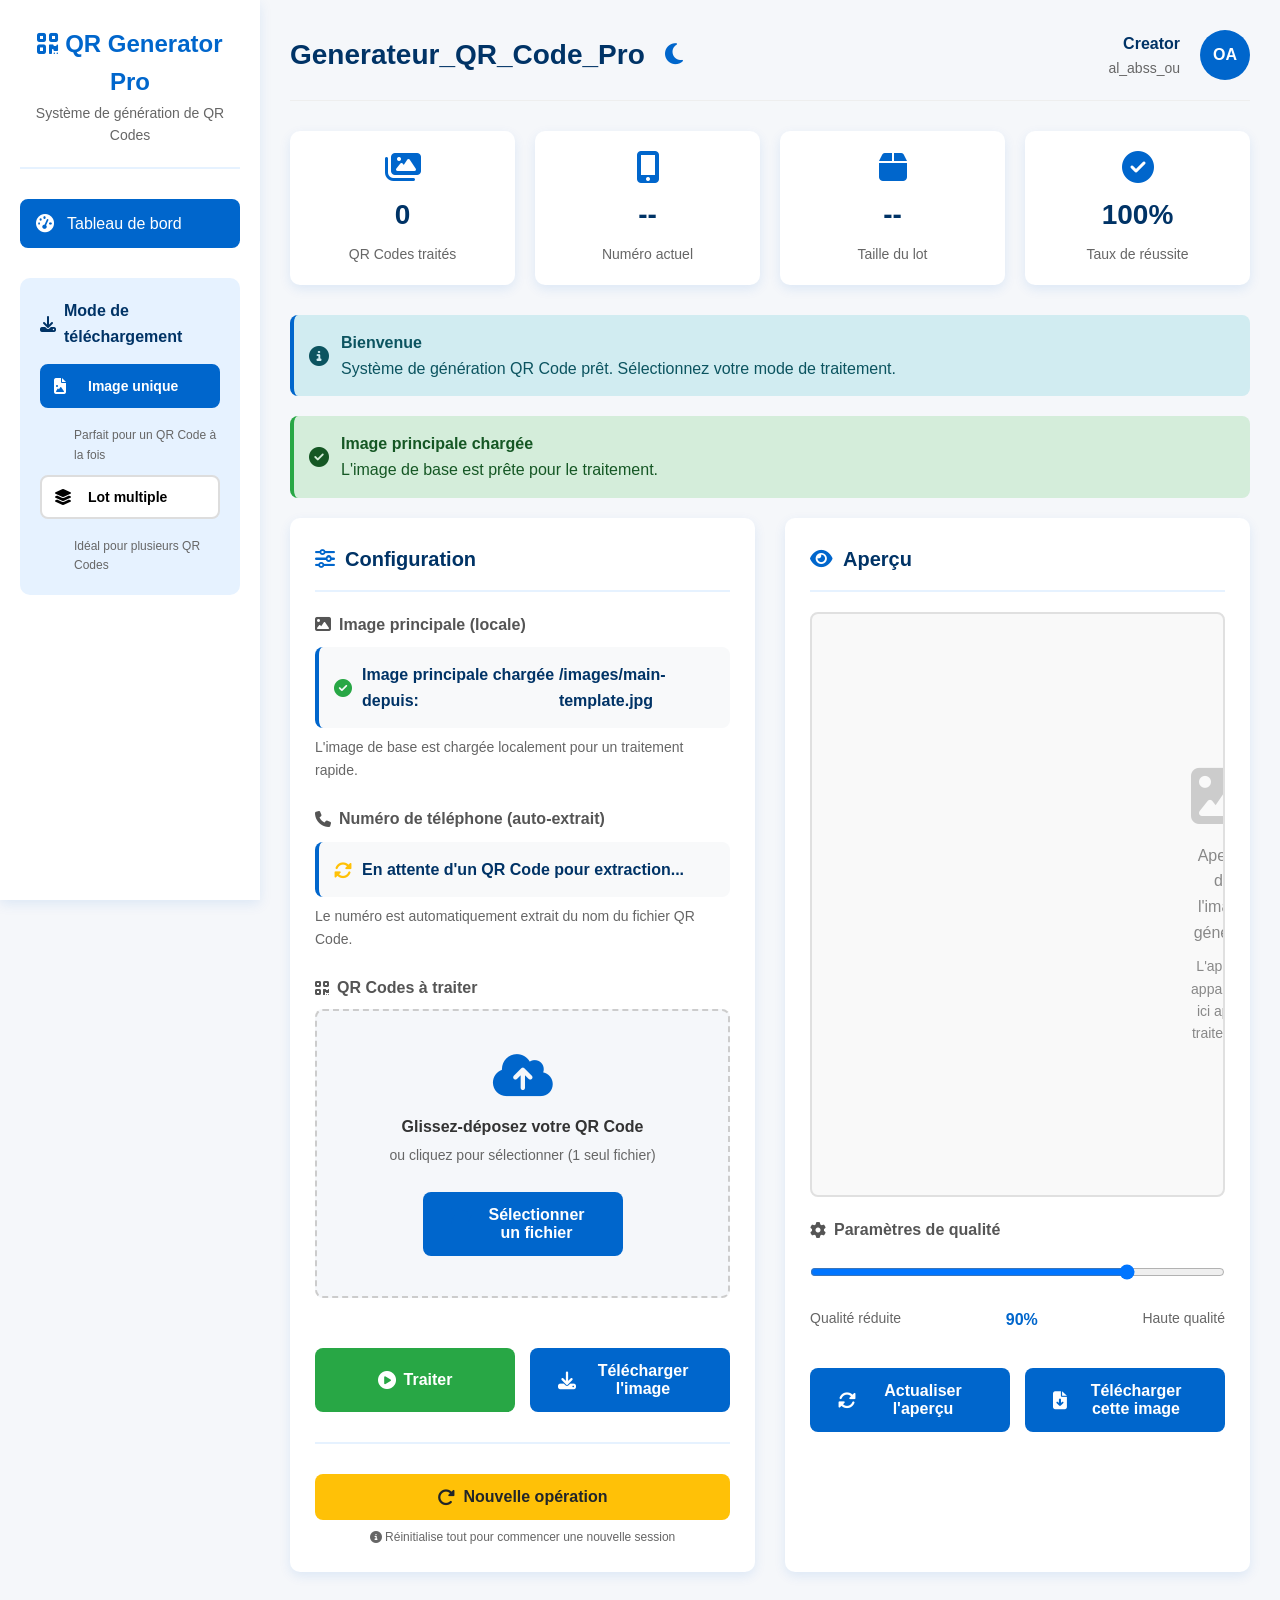
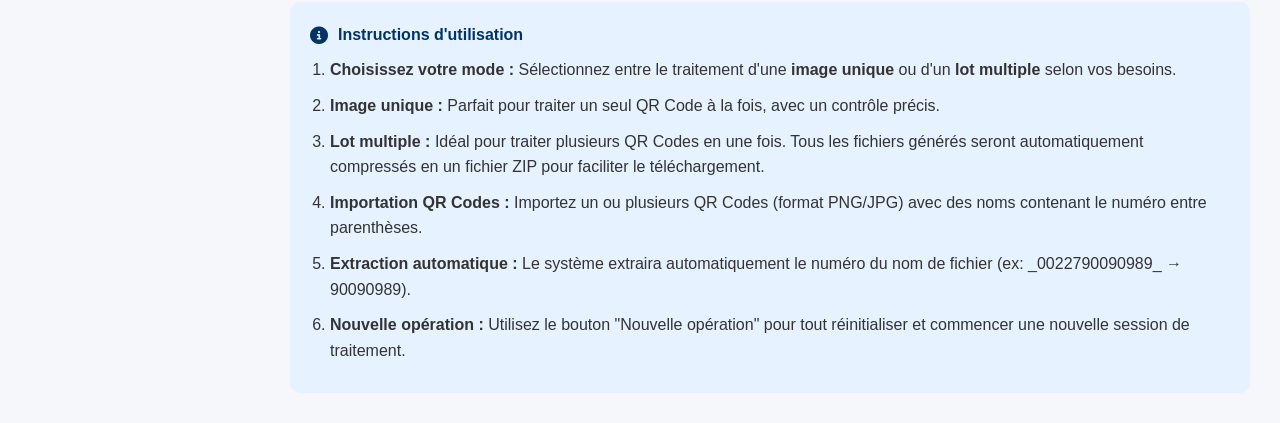
<file: product_app/index.html>
<!DOCTYPE html>
<html lang="fr">
<head>
    <meta charset="UTF-8">
    <meta name="viewport" content="width=device-width, initial-scale=1.0">
    <title>Générateur QR Code Professionnel</title>
    <!-- CDN Font Awesome pour les icônes -->
    <link rel="stylesheet" href="./css/all.min.css">
    <!-- Manifest PWA -->
    <link rel="manifest" href="./manifest.json">
    <!-- PWA Meta Tags améliorés -->
    <meta name="application-name" content="QR Generator Pro">
    <meta name="apple-mobile-web-app-title" content="QRGen Pro">
    <meta name="apple-mobile-web-app-capable" content="yes">
    <meta name="apple-mobile-web-app-status-bar-style" content="black-translucent">

    <!-- iOS Splash Screens (optionnel mais recommandé) -->
    <link rel="apple-touch-startup-image" href="./splash/iphone5_splash.png" media="(device-width: 320px) and (device-height: 568px) and (-webkit-device-pixel-ratio: 2)">
    <link rel="apple-touch-startup-image" href="./splash/iphone6_splash.png" media="(device-width: 375px) and (device-height: 667px) and (-webkit-device-pixel-ratio: 2)">
    <!-- Ajoutez d'autres tailles selon vos besoins -->

    <!-- Thème Windows -->
    <meta name="msapplication-TileColor" content="#0066cc">
    <meta name="msapplication-TileImage" content="./icons/icon-144x144.png">
    <meta name="msapplication-config" content="./browserconfig.xml">
    <style>
        :root {
            --primary-blue: #0066cc;
            --secondary-blue: #004c99;
            --light-blue: #e6f2ff;
            --dark-blue: #003366;
            --white: #ffffff;
            --light-gray: #f5f7fa;
            --success: #28a745;
            --error: #dc3545;
            --warning: #ffc107;
            --shadow: 0 4px 12px rgba(0, 102, 204, 0.1);
            --border-radius: 10px;
        }

        * {
            margin: 0;
            padding: 0;
            box-sizing: border-box;
        }

        body {
            font-family: 'Segoe UI', Tahoma, Geneva, Verdana, sans-serif;
            background: var(--light-gray);
            color: #333;
            line-height: 1.6;
            transition: background 0.3s, color 0.3s;
        }

        body.dark-theme {
            --primary-blue: #3a9dff;
            --secondary-blue: #2a7dcc;
            --light-blue: #1a2a3a;
            --dark-blue: #bbbbbb;
            --white: #1e1e1e;
            --light-gray: #121212;
            --success: #28a745;
            --error: #dc3545;
            --warning: #ffc107;
            --shadow: 0 4px 12px rgba(0, 0, 0, 0.3);
            color: #e0e0e0;
        }

        .dashboard {
            display: flex;
            min-height: 100vh;
        }

        /* Sidebar simplifié */
        .sidebar {
            width: 260px;
            background: var(--white);
            box-shadow: var(--shadow);
            padding: 25px 20px;
            position: fixed;
            height: 100vh;
            overflow-y: auto;
            z-index: 100;
            transition: background 0.3s;
        }

        .logo {
            text-align: center;
            margin-bottom: 30px;
            padding-bottom: 20px;
            border-bottom: 2px solid var(--light-blue);
        }

        .logo h1 {
            color: var(--primary-blue);
            font-size: 24px;
            font-weight: 700;
        }

        .logo p {
            color: #666;
            font-size: 14px;
        }

        body.dark-theme .logo p {
            color: #aaa;
        }

        .nav-menu {
            list-style: none;
        }

        .nav-item {
            margin-bottom: 8px;
        }

        .nav-link {
            display: flex;
            align-items: center;
            padding: 12px 15px;
            color: #555;
            text-decoration: none;
            border-radius: 8px;
            transition: all 0.3s ease;
        }

        body.dark-theme .nav-link {
            color: #bbb;
        }

        .nav-link i {
            margin-right: 12px;
            width: 20px;
            text-align: center;
            font-size: 18px;
        }

        .nav-link:hover {
            background: var(--light-blue);
            color: var(--primary-blue);
        }

        .nav-link.active {
            background: var(--primary-blue);
            color: white;
        }

        /* Nouvelle section pour les modes de téléchargement */
        .download-modes {
            margin-top: 30px;
            padding: 20px;
            background: var(--light-blue);
            border-radius: var(--border-radius);
            transition: background 0.3s;
        }

        .download-modes h3 {
            font-size: 16px;
            margin-bottom: 15px;
            color: var(--dark-blue);
            display: flex;
            align-items: center;
        }

        .download-modes h3 i {
            margin-right: 8px;
        }

        .mode-buttons {
            display: grid;
            gap: 10px;
        }

        .mode-btn {
            padding: 12px;
            background: var(--white);
            border: 2px solid #ddd;
            border-radius: 8px;
            cursor: pointer;
            font-size: 14px;
            font-weight: 600;
            transition: all 0.3s;
            text-align: left;
            display: flex;
            align-items: center;
        }

        body.dark-theme .mode-btn {
            border-color: #555;
        }

        .mode-btn i {
            margin-right: 10px;
            font-size: 16px;
            width: 24px;
        }

        .mode-btn:hover {
            transform: translateY(-2px);
            box-shadow: 0 4px 8px rgba(0,0,0,0.1);
        }

        .mode-btn.active {
            border-color: var(--primary-blue);
            background: var(--primary-blue);
            color: white;
        }

        .mode-description {
            font-size: 12px;
            color: #666;
            margin-top: 8px;
            padding-left: 34px;
        }

        body.dark-theme .mode-description {
            color: #aaa;
        }

        .batch-options {
            margin-top: 15px;
            padding: 15px;
            background: #f8f9fa;
            border-radius: 5px;
            display: none;
            transition: background 0.3s;
        }

        body.dark-theme .batch-options {
            background: #2a2a2a;
        }

        .batch-options.active {
            display: block;
            animation: fadeIn 0.3s;
        }

        .batch-buttons {
            display: grid;
            grid-template-columns: repeat(2, 1fr);
            gap: 8px;
            margin-bottom: 10px;
        }

        .batch-btn {
            padding: 8px 5px;
            background: var(--white);
            border: 1px solid #ddd;
            border-radius: 5px;
            cursor: pointer;
            font-size: 14px;
            transition: all 0.3s;
        }

        body.dark-theme .batch-btn {
            border-color: #555;
        }

        .batch-btn:hover {
            background: var(--primary-blue);
            color: white;
            border-color: var(--primary-blue);
        }

        .batch-btn.active {
            background: var(--primary-blue);
            color: white;
            border-color: var(--primary-blue);
        }

        .zip-info {
            font-size: 11px;
            color: var(--success);
            margin-top: 5px;
            display: flex;
            align-items: center;
        }

        .zip-info i {
            margin-right: 5px;
        }

        /* Main Content */
        .main-content {
            flex: 1;
            margin-left: 260px;
            padding: 30px;
            transition: margin-left 0.3s;
        }

        .header {
            display: flex;
            justify-content: space-between;
            align-items: center;
            margin-bottom: 30px;
            padding-bottom: 20px;
            border-bottom: 1px solid #eee;
        }

        body.dark-theme .header {
            border-bottom-color: #333;
        }

        .header h2 {
            color: var(--dark-blue);
            font-size: 28px;
        }

        .theme-toggle {
            background: none;
            border: none;
            font-size: 24px;
            color: var(--primary-blue);
            cursor: pointer;
            margin-left: 20px;
            transition: transform 0.3s;
        }

        .theme-toggle:hover {
            transform: rotate(30deg);
        }

        .stats {
            display: grid;
            grid-template-columns: repeat(auto-fit, minmax(200px, 1fr));
            gap: 20px;
            margin-bottom: 30px;
        }

        .stat-card {
            background: var(--white);
            padding: 20px;
            border-radius: var(--border-radius);
            box-shadow: var(--shadow);
            text-align: center;
            transition: background 0.3s, box-shadow 0.3s;
        }

        .stat-card i {
            font-size: 32px;
            color: var(--primary-blue);
            margin-bottom: 10px;
        }

        .stat-card h3 {
            font-size: 28px;
            color: var(--dark-blue);
            margin-bottom: 5px;
        }

        .stat-card p {
            color: #666;
            font-size: 14px;
        }

        body.dark-theme .stat-card p {
            color: #aaa;
        }

        /* Content Area */
        .content-area {
            display: grid;
            grid-template-columns: 1fr 1fr;
            gap: 30px;
        }

        @media (max-width: 1200px) {
            .content-area {
                grid-template-columns: 1fr;
            }
        }

        .panel {
            background: var(--white);
            border-radius: var(--border-radius);
            box-shadow: var(--shadow);
            padding: 25px;
            transition: background 0.3s, box-shadow 0.3s;
        }

        .panel-title {
            display: flex;
            align-items: center;
            margin-bottom: 20px;
            padding-bottom: 15px;
            border-bottom: 2px solid var(--light-blue);
        }

        .panel-title i {
            margin-right: 10px;
            color: var(--primary-blue);
            font-size: 20px;
        }

        .panel-title h3 {
            color: var(--dark-blue);
            font-size: 20px;
        }

        /* Form Controls */
        .form-group {
            margin-bottom: 25px;
        }

        .form-label {
            display: block;
            margin-bottom: 8px;
            font-weight: 600;
            color: #555;
            display: flex;
            align-items: center;
        }

        body.dark-theme .form-label {
            color: #bbb;
        }

        .form-label i {
            margin-right: 8px;
            font-size: 16px;
        }

        .form-control {
            width: 100%;
            padding: 12px 15px;
            border: 2px solid #e0e0e0;
            border-radius: 8px;
            font-size: 16px;
            transition: all 0.3s;
            background: var(--white);
            color: inherit;
        }

        body.dark-theme .form-control {
            border-color: #555;
            background: #2a2a2a;
        }

        .form-control:focus {
            outline: none;
            border-color: var(--primary-blue);
            box-shadow: 0 0 0 3px rgba(0, 102, 204, 0.1);
        }

        .phone-display {
            background: #f8f9fa;
            padding: 15px;
            border-radius: 8px;
            border-left: 4px solid var(--primary-blue);
            font-weight: 600;
            color: var(--dark-blue);
            margin-top: 10px;
            display: flex;
            align-items: center;
            transition: background 0.3s;
        }

        body.dark-theme .phone-display {
            background: #2a2a2a;
        }

        .phone-display i {
            margin-right: 10px;
            font-size: 18px;
        }

        .file-upload {
            border: 2px dashed #ccc;
            border-radius: 8px;
            padding: 40px 20px;
            text-align: center;
            cursor: pointer;
            transition: all 0.3s;
            background: var(--light-gray);
        }

        body.dark-theme .file-upload {
            border-color: #555;
        }

        .file-upload:hover {
            border-color: var(--primary-blue);
            background: var(--light-blue);
        }

        .file-upload i {
            font-size: 48px;
            color: var(--primary-blue);
            margin-bottom: 15px;
        }

        .file-list {
            margin-top: 15px;
            max-height: 200px;
            overflow-y: auto;
        }

        .file-item {
            display: flex;
            justify-content: space-between;
            align-items: center;
            padding: 10px;
            background: #f8f9fa;
            border-radius: 5px;
            margin-bottom: 5px;
            transition: background 0.3s;
        }

        body.dark-theme .file-item {
            background: #2a2a2a;
        }

        .file-name {
            font-size: 14px;
            flex: 1;
            overflow: hidden;
            text-overflow: ellipsis;
            white-space: nowrap;
            display: flex;
            align-items: center;
        }

        .file-name i {
            margin-right: 8px;
            color: var(--primary-blue);
        }

        .extracted-number {
            background: var(--primary-blue);
            color: white;
            padding: 3px 8px;
            border-radius: 4px;
            font-size: 12px;
            margin-left: 10px;
        }

        /* Preview */
        .preview-container {
            position: relative;
            width: 100%;
            max-width: 500px;
            margin: 0 auto;
            border: 2px solid #e0e0e0;
            border-radius: 8px;
            overflow: hidden;
            background: #f9f9f9;
            min-height: 300px;
            display: flex;
            align-items: center;
            justify-content: center;
            transition: background 0.3s, border-color 0.3s;
        }

        body.dark-theme .preview-container {
            background: #2a2a2a;
            border-color: #555;
        }

        #imageCanvas {
            max-width: 100%;
            display: block;
        }

        .preview-placeholder {
            text-align: center;
            color: #888;
        }

        body.dark-theme .preview-placeholder {
            color: #aaa;
        }

        .preview-placeholder i {
            font-size: 64px;
            margin-bottom: 15px;
            color: #ccc;
        }

        /* Buttons */
        .btn {
            display: inline-flex;
            align-items: center;
            justify-content: center;
            padding: 14px 28px;
            background: var(--primary-blue);
            color: white;
            border: none;
            border-radius: 8px;
            font-size: 16px;
            font-weight: 600;
            cursor: pointer;
            transition: all 0.3s;
            width: 100%;
            margin-top: 10px;
        }

        .btn i {
            margin-right: 8px;
            font-size: 18px;
        }

        .btn:hover {
            background: var(--secondary-blue);
            transform: translateY(-2px);
            box-shadow: 0 6px 12px rgba(0, 102, 204, 0.2);
        }

        .btn:active {
            transform: translateY(0);
        }

        .btn-secondary {
            background: #6c757d;
        }

        .btn-secondary:hover {
            background: #5a6268;
        }

        .btn-success {
            background: var(--success);
        }

        .btn-success:hover {
            background: #218838;
        }

        .btn-warning {
            background: var(--warning);
            color: #212529;
        }

        .btn-warning:hover {
            background: #e0a800;
        }

        .action-buttons {
            display: grid;
            grid-template-columns: 1fr 1fr;
            gap: 15px;
            margin-top: 20px;
        }

        /* Nouveau bouton de réinitialisation */
        .reset-section {
            margin-top: 30px;
            padding-top: 20px;
            border-top: 2px solid var(--light-blue);
        }

        /* Alerts */
        .alert {
            padding: 15px;
            border-radius: 8px;
            margin-bottom: 20px;
            display: flex;
            align-items: center;
            animation: fadeIn 0.5s;
        }

        .alert i {
            margin-right: 12px;
            font-size: 20px;
        }

        .alert-success {
            background: #d4edda;
            color: #155724;
            border-left: 4px solid var(--success);
        }

        body.dark-theme .alert-success {
            background: #1a3a23;
            color: #d4edda;
        }

        .alert-error {
            background: #f8d7da;
            color: #721c24;
            border-left: 4px solid var(--error);
        }

        body.dark-theme .alert-error {
            background: #3a2326;
            color: #f8d7da;
        }

        .alert-warning {
            background: #fff3cd;
            color: #856404;
            border-left: 4px solid var(--warning);
        }

        body.dark-theme .alert-warning {
            background: #3a3723;
            color: #fff3cd;
        }

        .alert-info {
            background: #d1ecf1;
            color: #0c5460;
            border-left: 4px solid var(--primary-blue);
        }

        body.dark-theme .alert-info {
            background: #1a2a3a;
            color: #d1ecf1;
        }

        /* Progress Bar */
        .progress-container {
            margin-top: 20px;
            background: #e9ecef;
            border-radius: 8px;
            overflow: hidden;
            height: 20px;
            display: none;
        }

        body.dark-theme .progress-container {
            background: #2a2a2a;
        }

        .progress-bar {
            height: 100%;
            background: var(--primary-blue);
            width: 0%;
            transition: width 0.3s;
            border-radius: 8px;
        }

        .progress-text {
            text-align: center;
            margin-top: 5px;
            font-size: 14px;
            color: #666;
        }

        body.dark-theme .progress-text {
            color: #aaa;
        }

        /* Instructions */
        .instructions {
            margin-top: 30px;
            background: var(--light-blue);
            padding: 20px;
            border-radius: var(--border-radius);
            transition: background 0.3s;
        }

        .instructions h4 {
            color: var(--dark-blue);
            margin-bottom: 10px;
            display: flex;
            align-items: center;
        }

        .instructions h4 i {
            margin-right: 10px;
            font-size: 18px;
        }

        .instructions ol {
            padding-left: 20px;
        }

        .instructions li {
            margin-bottom: 10px;
        }

        /* Batch Results Panel */
        .batch-results-panel {
            position: fixed;
            bottom: 20px;
            right: 20px;
            width: 400px;
            max-height: 500px;
            background: var(--white);
            border-radius: var(--border-radius);
            box-shadow: 0 10px 30px rgba(0, 0, 0, 0.2);
            z-index: 1000;
            border: 2px solid var(--primary-blue);
            display: none;
            overflow: hidden;
            transition: background 0.3s;
        }

        .batch-results-header {
            display: flex;
            justify-content: space-between;
            align-items: center;
            padding: 15px 20px;
            background: var(--primary-blue);
            color: white;
        }

        .batch-results-header h4 {
            margin: 0;
            font-size: 16px;
            display: flex;
            align-items: center;
        }

        .batch-results-header h4 i {
            margin-right: 10px;
        }

        .close-results {
            background: rgba(255, 255, 255, 0.2);
            border: none;
            color: white;
            width: 30px;
            height: 30px;
            border-radius: 50%;
            cursor: pointer;
            font-size: 18px;
            display: flex;
            align-items: center;
            justify-content: center;
        }

        .close-results:hover {
            background: rgba(255, 255, 255, 0.3);
        }

        .batch-results-content {
            max-height: 400px;
            overflow-y: auto;
            padding: 15px;
        }

        .batch-result-item {
            display: flex;
            justify-content: space-between;
            align-items: center;
            padding: 10px;
            margin-bottom: 8px;
            background: var(--light-gray);
            border-radius: 6px;
            border-left: 4px solid var(--success);
            transition: background 0.3s;
        }

        .batch-result-name {
            font-size: 13px;
            font-weight: 600;
            flex: 1;
            overflow: hidden;
            text-overflow: ellipsis;
            white-space: nowrap;
        }

        .batch-result-number {
            font-size: 12px;
            background: var(--primary-blue);
            color: white;
            padding: 3px 8px;
            border-radius: 12px;
            margin-left: 10px;
        }

        .batch-results-footer {
            padding: 12px 20px;
            background: var(--light-blue);
            text-align: center;
            font-size: 12px;
            color: #666;
        }

        body.dark-theme .batch-results-footer {
            color: #aaa;
        }

        .show-results-btn {
            position: fixed;
            bottom: 70px;
            right: 20px;
            background: var(--success);
            color: white;
            border: none;
            width: 50px;
            height: 50px;
            border-radius: 50%;
            cursor: pointer;
            font-size: 20px;
            display: flex;
            align-items: center;
            justify-content: center;
            box-shadow: 0 4px 12px rgba(40, 167, 69, 0.3);
            z-index: 999;
            display: none;
        }

        .show-results-btn:hover {
            background: #218838;
            transform: translateY(-2px);
        }

        @media (max-width: 768px) {
            .batch-results-panel {
                width: calc(100% - 40px);
                max-height: 300px;
                bottom: 80px;
            }
            .show-results-btn {
                bottom: 140px;
            }
        }

        /* Animations */
        @keyframes fadeIn {
            from { opacity: 0; transform: translateY(-10px); }
            to { opacity: 1; transform: translateY(0); }
        }

        /* Responsive */
        @media (max-width: 992px) {
            .sidebar {
                width: 220px;
            }
            
            .main-content {
                margin-left: 220px;
            }
        }

        @media (max-width: 768px) {
            .dashboard {
                flex-direction: column;
            }
            
            .sidebar {
                width: 100%;
                height: auto;
                position: relative;
            }
            
            .main-content {
                margin-left: 0;
            }
            
            .action-buttons {
                grid-template-columns: 1fr;
            }
            
            .mode-buttons {
                grid-template-columns: 1fr;
            }
        }
    </style>
</head>
<body>
    <div class="dashboard">
        <!-- Sidebar simplifié -->
        <div class="sidebar">
            <div class="logo">
                <h1><i class="fas fa-qrcode"></i> QR Generator Pro</h1>
                <p>Système de génération de QR Codes</p>
            </div>
            
            <ul class="nav-menu">
                <li class="nav-item">
                    <a href="#" class="nav-link active">
                        <i class="fas fa-tachometer-alt"></i> Tableau de bord
                    </a>
                </li>
            </ul>
            
            <!-- Nouvelle section pour les modes de téléchargement -->
            <div class="download-modes">
                <h3><i class="fas fa-download"></i> Mode de téléchargement</h3>
                <div class="mode-buttons">
                    <button class="mode-btn active" id="singleModeBtn">
                        <i class="fas fa-file-image"></i> Image unique
                    </button>
                    <div class="mode-description">
                        Parfait pour un QR Code à la fois
                    </div>
                    
                    <button class="mode-btn" id="batchModeBtn">
                        <i class="fas fa-layer-group"></i> Lot multiple
                    </button>
                    <div class="mode-description">
                        Idéal pour plusieurs QR Codes
                    </div>
                </div>
                
                <!-- Options spécifiques au mode lot -->
                <div class="batch-options" id="batchOptions">
                    <div style="margin-bottom: 10px; font-weight: 600; color: var(--dark-blue);">
                        <i class="fas fa-cog"></i> Options du lot
                    </div>
                    <div class="batch-buttons">
                        <button class="batch-btn" data-limit="10">Lot de 10</button>
                        <button class="batch-btn" data-limit="25">Lot de 25</button>
                        <button class="batch-btn" data-limit="30">Lot de 30</button>
                        <button class="batch-btn active" data-limit="50">Lot de 50</button>
                    </div>
                    <div class="zip-info">
                        <i class="fas fa-file-archive"></i> Tous les fichiers seront compressés en ZIP
                    </div>
                </div>
            </div>
        </div>
        
        <!-- Main Content -->
        <div class="main-content">
            <div class="header">
                <div style="display: flex; align-items: center;">
                    <h2>Generateur_QR_Code_Pro</h2>
                    <button class="theme-toggle" id="themeToggle">
                        <i class="fas fa-moon"></i>
                    </button>
                </div>
                <div style="display: flex; align-items: center;">
                    <div style="margin-right: 20px; text-align: right;">
                        <div style="font-weight: 600; color: var(--dark-blue);">Creator</div>
                        <div style="font-size: 14px; color: #666;">al_abss_ou</div>
                    </div>
                    <div style="width: 50px; height: 50px; background: var(--primary-blue); border-radius: 50%; display: flex; align-items: center; justify-content: center; color: white; font-weight: bold;">
                        OA
                    </div>
                </div>
            </div>
            
            <!-- Stats Cards -->
            <div class="stats">
                <div class="stat-card">
                    <i class="fas fa-images"></i>
                    <h3 id="totalProcessed">0</h3>
                    <p>QR Codes traités</p>
                </div>
                <div class="stat-card">
                    <i class="fas fa-mobile-alt"></i>
                    <h3 id="currentNumber">--</h3>
                    <p>Numéro actuel</p>
                </div>
                <div class="stat-card">
                    <i class="fas fa-box"></i>
                    <h3 id="batchSize">--</h3>
                    <p>Taille du lot</p>
                </div>
                <div class="stat-card">
                    <i class="fas fa-check-circle"></i>
                    <h3 id="successRate">100%</h3>
                    <p>Taux de réussite</p>
                </div>
            </div>
            
            <!-- Alerts Container -->
            <div id="alertsContainer"></div>
            
            <!-- Content Area -->
            <div class="content-area">
                <!-- Left Panel - Configuration -->
                <div class="panel">
                    <div class="panel-title">
                        <i class="fas fa-sliders-h"></i>
                        <h3>Configuration</h3>
                    </div>
                    
                    <div class="form-group">
                        <label class="form-label">
                            <i class="fas fa-image"></i> Image principale (locale)
                        </label>
                        <div class="phone-display">
                            <i class="fas fa-check-circle" style="color: var(--success);"></i>
                            Image principale chargée depuis: <strong>/images/main-template.jpg</strong>
                        </div>
                        <p style="font-size: 14px; color: #666; margin-top: 8px;">
                            L'image de base est chargée localement pour un traitement rapide.
                        </p>
                    </div>
                    
                    <div class="form-group">
                        <label class="form-label">
                            <i class="fas fa-phone"></i> Numéro de téléphone (auto-extrait)
                        </label>
                        <div id="phoneDisplay" class="phone-display">
                            <i class="fas fa-sync-alt" style="color: var(--warning);"></i>
                            En attente d'un QR Code pour extraction...
                        </div>
                        <p style="font-size: 14px; color: #666; margin-top: 8px;">
                            Le numéro est automatiquement extrait du nom du fichier QR Code.
                        </p>
                    </div>
                    
                    <div class="form-group">
                        <label class="form-label">
                            <i class="fas fa-qrcode"></i> QR Codes à traiter
                        </label>
                        <div class="file-upload" id="qrUploadArea">
                            <i class="fas fa-cloud-upload-alt"></i>
                            <p style="font-weight: 600; margin-bottom: 5px;" id="uploadTitle">Glissez-déposez votre QR Code</p>
                            <p style="font-size: 14px; color: #666; margin-bottom: 15px;" id="uploadSubtitle">ou cliquez pour sélectionner (1 seul fichier)</p>
                            <input type="file" id="qrUpload" accept="image/*" style="display: none;">
                            <button class="btn" style="max-width: 200px;">
                                <i class="fas fa-folder-open"></i> Sélectionner un fichier
                            </button>
                        </div>
                        
                        <div id="fileList" class="file-list"></div>
                        
                        <div class="progress-container" id="progressContainer">
                            <div class="progress-bar" id="progressBar"></div>
                        </div>
                        <div class="progress-text" id="progressText"></div>
                    </div>
                    
                    <div class="action-buttons">
                        <button id="processBtn" class="btn btn-success">
                            <i class="fas fa-play-circle"></i> Traiter
                        </button>
                        <button id="downloadAllBtn" class="btn" disabled>
                            <i class="fas fa-download"></i> Télécharger
                        </button>
                    </div>

                    <!-- Nouvelle section pour le bouton de réinitialisation -->
                    <div class="reset-section">
                        <button id="resetBtn" class="btn btn-warning">
                            <i class="fas fa-redo-alt"></i> Nouvelle opération
                        </button>
                        <p style="font-size: 12px; color: #666; margin-top: 8px; text-align: center;">
                            <i class="fas fa-info-circle"></i> Réinitialise tout pour commencer une nouvelle session
                        </p>
                    </div>
                </div>
                
                <!-- Right Panel - Preview -->
                <div class="panel">
                    <div class="panel-title">
                        <i class="fas fa-eye"></i>
                        <h3>Aperçu</h3>
                    </div>
                    
                    <div class="preview-container">
                        <canvas id="imageCanvas"></canvas>
                        <div id="previewPlaceholder" class="preview-placeholder">
                            <i class="fas fa-image"></i>
                            <p>Aperçu de l'image générée</p>
                            <p style="font-size: 14px; margin-top: 10px;">L'aperçu apparaîtra ici après traitement</p>
                        </div>
                    </div>
                    
                    <div class="form-group" style="margin-top: 20px;">
                        <label class="form-label">
                            <i class="fas fa-cog"></i> Paramètres de qualité
                        </label>
                        <input type="range" id="qualitySlider" class="form-control" min="0.5" max="1.0" step="0.1" value="0.9">
                        <div style="display: flex; justify-content: space-between; margin-top: 5px;">
                            <span style="font-size: 14px; color: #666;">Qualité réduite</span>
                            <span id="qualityValue" style="font-weight: 600; color: var(--primary-blue);">90%</span>
                            <span style="font-size: 14px; color: #666;">Haute qualité</span>
                        </div>
                    </div>
                    
                    <div class="action-buttons">
                        <button id="previewBtn" class="btn">
                            <i class="fas fa-sync-alt"></i> Actualiser l'aperçu
                        </button>
                        <button id="downloadSingleBtn" class="btn" disabled>
                            <i class="fas fa-file-download"></i> Télécharger cette image
                        </button>
                    </div>
                </div>
            </div>
            
            <!-- Instructions -->
            <div class="instructions">
                <h4><i class="fas fa-info-circle"></i> Instructions d'utilisation</h4>
                <ol>
                    <li><strong>Choisissez votre mode :</strong> Sélectionnez entre le traitement d'une <strong>image unique</strong> ou d'un <strong>lot multiple</strong> selon vos besoins.</li>
                    <li><strong>Image unique :</strong> Parfait pour traiter un seul QR Code à la fois, avec un contrôle précis.</li>
                    <li><strong>Lot multiple :</strong> Idéal pour traiter plusieurs QR Codes en une fois. Tous les fichiers générés seront automatiquement compressés en un fichier ZIP pour faciliter le téléchargement.</li>
                    <li><strong>Importation QR Codes :</strong> Importez un ou plusieurs QR Codes (format PNG/JPG) avec des noms contenant le numéro entre parenthèses.</li>
                    <li><strong>Extraction automatique :</strong> Le système extraira automatiquement le numéro du nom de fichier (ex: _0022790090989_ → 90090989).</li>
                    <li><strong>Nouvelle opération :</strong> Utilisez le bouton "Nouvelle opération" pour tout réinitialiser et commencer une nouvelle session de traitement.</li>
                </ol>
            </div>
        </div>
    </div>

    <!-- Batch Results Panel -->
    <div class="batch-results-panel" id="batchResultsPanel">
        <div class="batch-results-header">
            <h4><i class="fas fa-list-check"></i> Fichiers traités</h4>
            <button class="close-results" id="closeResults">
                <i class="fas fa-times"></i>
            </button>
        </div>
        <div class="batch-results-content" id="batchResultsContent">
            <!-- Les résultats seront insérés ici -->
        </div>
        <div class="batch-results-footer">
            <i class="fas fa-info-circle"></i> Cliquez en dehors pour fermer
        </div>
    </div>
    
    <!-- Bouton flottant pour afficher la liste -->
    <button class="show-results-btn" id="showResultsBtn">
        <i class="fas fa-list"></i>
    </button>

    <!-- Inclure JSZip pour la compression ZIP -->
    <script src="./js/jszip.js"></script>
    <script src="./js/filesaver.js"></script>

    <script>
        // Éléments du DOM
        const qrUpload = document.getElementById('qrUpload');
        const qrUploadArea = document.getElementById('qrUploadArea');
        const fileList = document.getElementById('fileList');
        const previewBtn = document.getElementById('previewBtn');
        const processBtn = document.getElementById('processBtn');
        const downloadAllBtn = document.getElementById('downloadAllBtn');
        const downloadSingleBtn = document.getElementById('downloadSingleBtn');
        const resetBtn = document.getElementById('resetBtn');
        const canvas = document.getElementById('imageCanvas');
        const ctx = canvas.getContext('2d');
        const previewPlaceholder = document.getElementById('previewPlaceholder');
        const qualitySlider = document.getElementById('qualitySlider');
        const qualityValue = document.getElementById('qualityValue');
        const batchButtons = document.querySelectorAll('.batch-btn');
        const alertsContainer = document.getElementById('alertsContainer');
        const progressContainer = document.getElementById('progressContainer');
        const progressBar = document.getElementById('progressBar');
        const progressText = document.getElementById('progressText');
        
        // Éléments pour les modes de téléchargement
        const singleModeBtn = document.getElementById('singleModeBtn');
        const batchModeBtn = document.getElementById('batchModeBtn');
        const batchOptions = document.getElementById('batchOptions');
        const uploadTitle = document.getElementById('uploadTitle');
        const uploadSubtitle = document.getElementById('uploadSubtitle');
        
        // Nouveaux éléments
        const themeToggle = document.getElementById('themeToggle');
        const batchResultsPanel = document.getElementById('batchResultsPanel');
        const batchResultsContent = document.getElementById('batchResultsContent');
        const closeResults = document.getElementById('closeResults');
        const showResultsBtn = document.getElementById('showResultsBtn');
        
        // Statistiques
        const totalProcessedEl = document.getElementById('totalProcessed');
        const currentNumberEl = document.getElementById('currentNumber');
        const batchSizeEl = document.getElementById('batchSize');
        const successRateEl = document.getElementById('successRate');
        const phoneDisplay = document.getElementById('phoneDisplay');

        // Variables globales
        let mainImage = null;
        let qrFiles = [];
        let processedImages = [];
        let currentBatchLimit = null; // Null pour mode single
        let currentMode = 'single'; // 'single' ou 'batch'
        let processedCount = 0;
        let successCount = 0;
        let batchResults = [];
        
        // Initialiser les modes
        function initModes() {
            // Mode unique par défaut
            updateModeDisplay('single');
            
            singleModeBtn.addEventListener('click', () => {
                currentMode = 'single';
                updateModeDisplay('single');
                resetFileSelection();
                showAlert('info', 'Mode Image Unique', 'Vous pouvez maintenant traiter un QR Code à la fois.');
            });
            
            batchModeBtn.addEventListener('click', () => {
                currentMode = 'batch';
                updateModeDisplay('batch');
                resetFileSelection();
                showAlert('info', 'Mode Lot Multiple', 'Vous pouvez maintenant traiter plusieurs QR Codes. Les fichiers seront compressés en ZIP.');
            });
        }
        
        function updateModeDisplay(mode) {
            // Mettre à jour les boutons
            singleModeBtn.classList.toggle('active', mode === 'single');
            batchModeBtn.classList.toggle('active', mode === 'batch');
            batchOptions.classList.toggle('active', mode === 'batch');
            
            // Mettre à jour les textes
            if (mode === 'single') {
                uploadTitle.textContent = 'Glissez-déposez votre QR Code';
                uploadSubtitle.textContent = 'ou cliquez pour sélectionner (1 seul fichier)';
                qrUpload.removeAttribute('multiple');
                batchSizeEl.textContent = '--';
                currentBatchLimit = null;
            } else {
                uploadTitle.textContent = 'Glissez-déposez vos QR Codes';
                uploadSubtitle.textContent = 'ou cliquez pour sélectionner (plusieurs fichiers)';
                qrUpload.setAttribute('multiple', 'multiple');
                
                // Activer le batch limit par défaut
                const activeBatchBtn = document.querySelector('.batch-btn.active');
                if (activeBatchBtn) {
                    currentBatchLimit = parseInt(activeBatchBtn.dataset.limit);
                    batchSizeEl.textContent = currentBatchLimit;
                }
            }
            
            // Mettre à jour le texte du bouton de téléchargement
            downloadAllBtn.innerHTML = mode === 'single' 
                ? '<i class="fas fa-download"></i> Télécharger l\'image' 
                : '<i class="fas fa-file-archive"></i> Télécharger le ZIP';
        }
        
        function resetFileSelection() {
            qrFiles = [];
            fileList.innerHTML = '';
            qrUpload.value = '';
            processBtn.disabled = true;
            downloadAllBtn.disabled = true;
            downloadSingleBtn.disabled = true;
            phoneDisplay.innerHTML = `
                <i class="fas fa-sync-alt" style="color: var(--warning);"></i>
                En attente d'un QR Code pour extraction...
            `;
            currentNumberEl.textContent = '--';
            
            // Réinitialiser l'aperçu
            previewPlaceholder.style.display = 'block';
            ctx.clearRect(0, 0, canvas.width, canvas.height);
            
            // Cacher la barre de progression
            progressContainer.style.display = 'none';
            progressBar.style.width = '0%';
            progressText.textContent = '';
        }
        
        // Fonction de réinitialisation complète
        function resetApplication() {
            // Réinitialiser les variables
            qrFiles = [];
            processedImages = [];
            processedCount = 0;
            successCount = 0;
            batchResults = [];
            
            // Réinitialiser l'interface
            resetFileSelection();
            
            // Réinitialiser les statistiques
            totalProcessedEl.textContent = '0';
            successRateEl.textContent = '100%';
            batchSizeEl.textContent = '--';
            
            // Réinitialiser le mode à single
            currentMode = 'single';
            updateModeDisplay('single');
            
            // Réinitialiser les boutons de lot
            batchButtons.forEach(btn => btn.classList.remove('active'));
            document.querySelector('.batch-btn[data-limit="50"]').classList.add('active');
            
            // Vider les alertes
            alertsContainer.innerHTML = '';
            
            // Cacher le panel de résultats
            batchResultsPanel.style.display = 'none';
            showResultsBtn.style.display = 'none';
            
            showAlert('success', 'Système réinitialisé', 'Tout est prêt pour une nouvelle opération. Vous pouvez commencer !');
        }
        
        // Gestion du thème
        function initTheme() {
            const savedTheme = localStorage.getItem('qr-theme');
            if (savedTheme === 'dark') {
                document.body.classList.add('dark-theme');
                themeToggle.innerHTML = '<i class="fas fa-sun"></i>';
            }
            
            themeToggle.addEventListener('click', () => {
                document.body.classList.toggle('dark-theme');
                if (document.body.classList.contains('dark-theme')) {
                    localStorage.setItem('qr-theme', 'dark');
                    themeToggle.innerHTML = '<i class="fas fa-sun"></i>';
                } else {
                    localStorage.setItem('qr-theme', 'light');
                    themeToggle.innerHTML = '<i class="fas fa-moon"></i>';
                }
            });
        }
        
        // Afficher les résultats du lot
        function showBatchResultsList() {
            if (batchResults.length === 0) return;
            
            batchResultsContent.innerHTML = '';
            batchResults.forEach(result => {
                const item = document.createElement('div');
                item.className = 'batch-result-item';
                item.innerHTML = `
                    <div class="batch-result-name">${result.originalName}</div>
                    <div class="batch-result-number">${result.phoneNumber || 'N/A'}</div>
                `;
                batchResultsContent.appendChild(item);
            });
            
            batchResultsPanel.style.display = 'block';
            showResultsBtn.style.display = 'flex';
        }
        
        // Charger l'image principale locale
        function loadMainImage() {
            mainImage = new Image();
            mainImage.onload = function() {
                showAlert('success', 'Image principale chargée', 'L\'image de base est prête pour le traitement.');
                updateStats();
                canvas.width = mainImage.width;
                canvas.height = mainImage.height;
            };
            mainImage.onerror = function() {
                showAlert('error', 'Erreur de chargement', 'L\'image principale n\'a pas pu être chargée. Veuillez vérifier le chemin: /images/main-template.jpg');
                createFallbackImage();
            };
            mainImage.src = './images/main-template.jpg';
        }

        // Créer une image de secours si l'image principale n'existe pas
        function createFallbackImage() {
            mainImage = new Image();
            mainImage.onload = function() {
                canvas.width = mainImage.width;
                canvas.height = mainImage.height;
                showAlert('warning', 'Image par défaut chargée', 'Utilisation de l\'image par défaut.');
            };
            const fallbackCanvas = document.createElement('canvas');
            fallbackCanvas.width = 2480;
            fallbackCanvas.height = 3508;
            const fallbackCtx = fallbackCanvas.getContext('2d');
            fallbackCtx.fillStyle = '#ffffff';
            fallbackCtx.fillRect(0, 0, fallbackCanvas.width, fallbackCanvas.height);
            
            fallbackCtx.fillStyle = '#0066cc';
            fallbackCtx.font = 'bold 100px Arial';
            fallbackCtx.textAlign = 'center';
            fallbackCtx.fillText('TEMPLATE PRINCIPAL', fallbackCanvas.width/2, fallbackCanvas.height/2);
            
            mainImage.src = fallbackCanvas.toDataURL();
        }

        // Fonction pour extraire le numéro du nom de fichier
        function extractPhoneNumber(filename) {
            const regex = /_\(?00?227?(\d{8,})\)?_/;
            const match = filename.match(regex);
            
            if (match && match[1]) {
                return match[1];
            }
            
            const regex2 = /(\d{8,})/;
            const match2 = filename.match(regex2);
            
            if (match2 && match2[1]) {
                let num = match2[1];
                if (num.startsWith('00227')) {
                    return num.substring(5);
                }
                return num;
            }
            
            return null;
        }

        // Afficher une alerte stylisée
        function showAlert(type, title, message) {
            const alert = document.createElement('div');
            alert.className = `alert alert-${type}`;
            
            let icon = 'info-circle';
            if (type === 'success') icon = 'check-circle';
            if (type === 'error') icon = 'exclamation-circle';
            if (type === 'warning') icon = 'exclamation-triangle';
            
            alert.innerHTML = `
                <i class="fas fa-${icon}"></i>
                <div>
                    <strong>${title}</strong><br>
                    ${message}
                </div>
            `;
            
            alertsContainer.appendChild(alert);
            
            setTimeout(() => {
                alert.style.opacity = '0';
                alert.style.transition = 'opacity 0.5s';
                setTimeout(() => alert.remove(), 500);
            }, 5000);
        }

        // Mettre à jour les statistiques
        function updateStats() {
            totalProcessedEl.textContent = processedCount;
            
            if (processedCount > 0) {
                const rate = Math.round((successCount / processedCount) * 100);
                successRateEl.textContent = `${rate}%`;
            }
        }

        // Gestion du téléchargement de fichiers QR
        qrUploadArea.addEventListener('click', () => {
            qrUpload.click();
        });

        qrUpload.addEventListener('change', handleFileSelect);

        // Glisser-déposer
        ['dragenter', 'dragover', 'dragleave', 'drop'].forEach(eventName => {
            qrUploadArea.addEventListener(eventName, preventDefaults, false);
        });

        function preventDefaults(e) {
            e.preventDefault();
            e.stopPropagation();
        }

        ['dragenter', 'dragover'].forEach(eventName => {
            qrUploadArea.addEventListener(eventName, () => {
                qrUploadArea.style.borderColor = '#0066cc';
                qrUploadArea.style.background = '#e6f2ff';
            }, false);
        });

        ['dragleave', 'drop'].forEach(eventName => {
            qrUploadArea.addEventListener(eventName, () => {
                qrUploadArea.style.borderColor = '#ccc';
                qrUploadArea.style.background = '#f5f7fa';
            }, false);
        });

        qrUploadArea.addEventListener('drop', handleDrop, false);

        function handleDrop(e) {
            const dt = e.dataTransfer;
            const files = dt.files;
            handleFiles(files);
        }

        function handleFileSelect(e) {
            const files = e.target.files;
            handleFiles(files);
        }

        function handleFiles(files) {
            // Mode single: limiter à 1 fichier
            if (currentMode === 'single' && files.length > 1) {
                showAlert('warning', 'Mode Image Unique', 'Vous ne pouvez sélectionner qu\'un seul fichier en mode Image Unique.');
                files = [files[0]];
            }
            
            // Mode batch: limiter selon le batch sélectionné
            if (currentMode === 'batch' && currentBatchLimit && files.length > currentBatchLimit) {
                showAlert('warning', 'Limite atteinte', `Seuls ${currentBatchLimit} fichiers seront traités (limite du lot).`);
                files = Array.from(files).slice(0, currentBatchLimit);
            }
            
            qrFiles = [];
            fileList.innerHTML = '';
            
            Array.from(files).forEach((file, index) => {
                const phoneNumber = extractPhoneNumber(file.name);
                
                const fileItem = document.createElement('div');
                fileItem.className = 'file-item';
                fileItem.innerHTML = `
                    <div class="file-name">
                        <i class="fas fa-qrcode"></i>
                        ${file.name}
                    </div>
                    ${phoneNumber ? `<div class="extracted-number">${phoneNumber}</div>` : '<div style="color: #dc3545; font-size: 12px;">Numéro non trouvé</div>'}
                `;
                
                fileList.appendChild(fileItem);
                
                qrFiles.push({
                    file: file,
                    phoneNumber: phoneNumber,
                    index: index
                });
            });
            
            if (qrFiles.length > 0) {
                const fileCount = qrFiles.length;
                const fileText = fileCount === 1 ? 'fichier' : 'fichiers';
                showAlert('success', 'Fichiers chargés', `${fileCount} ${fileText} chargé(s) avec succès.`);
                processBtn.disabled = false;
                
                if (qrFiles[0].phoneNumber) {
                    phoneDisplay.innerHTML = `
                        <i class="fas fa-phone-alt" style="color: var(--success);"></i>
                        Numéro extrait: <strong>${qrFiles[0].phoneNumber}</strong>
                    `;
                    currentNumberEl.textContent = qrFiles[0].phoneNumber;
                }
                
                // Mettre à jour la taille du lot pour le mode batch
                if (currentMode === 'batch') {
                    batchSizeEl.textContent = `${fileCount} / ${currentBatchLimit || '∞'}`;
                }
            }
        }

        // Gestion des boutons de lot
        batchButtons.forEach(btn => {
            btn.addEventListener('click', function() {
                batchButtons.forEach(b => b.classList.remove('active'));
                this.classList.add('active');
                currentBatchLimit = parseInt(this.dataset.limit);
                
                if (currentMode === 'batch') {
                    batchSizeEl.textContent = `${qrFiles.length} / ${currentBatchLimit}`;
                    
                    if (qrFiles.length > currentBatchLimit) {
                        qrFiles = qrFiles.slice(0, currentBatchLimit);
                        updateFileList();
                        showAlert('warning', 'Lot ajusté', `Seuls ${currentBatchLimit} fichiers seront traités.`);
                    }
                }
            });
        });

        // Mettre à jour la liste des fichiers affichés
        function updateFileList() {
            fileList.innerHTML = '';
            qrFiles.forEach(item => {
                const fileItem = document.createElement('div');
                fileItem.className = 'file-item';
                fileItem.innerHTML = `
                    <div class="file-name">
                        <i class="fas fa-qrcode"></i>
                        ${item.file.name}
                    </div>
                    ${item.phoneNumber ? `<div class="extracted-number">${item.phoneNumber}</div>` : '<div style="color: #dc3545; font-size: 12px;">Numéro non trouvé</div>'}
                `;
                fileList.appendChild(fileItem);
            });
        }

        // Traiter un QR Code individuel
        function processQRCode(qrFile, callback) {
            const reader = new FileReader();
            
            reader.onload = function(event) {
                const qrImage = new Image();
                qrImage.onload = function() {
                    const tempCanvas = document.createElement('canvas');
                    tempCanvas.width = canvas.width;
                    tempCanvas.height = canvas.height;
                    const tempCtx = tempCanvas.getContext('2d');
                    
                    tempCtx.drawImage(mainImage, 0, 0);
                    
                    if (qrFile.phoneNumber) {
                        const phoneX = 600;
                        const phoneY = 3105;
                        const phoneSize = 109;
                        
                        tempCtx.shadowColor = 'rgba(0, 0, 0, 0.5)';
                        tempCtx.shadowBlur = 3;
                        tempCtx.shadowOffsetX = 1;
                        tempCtx.shadowOffsetY = 1;
                        
                        tempCtx.font = `bold ${phoneSize}px Arial, sans-serif`;
                        tempCtx.fillStyle = '#FFFFFF';
                        tempCtx.textAlign = 'left';
                        tempCtx.textBaseline = 'top';
                        tempCtx.fillText(qrFile.phoneNumber, phoneX, phoneY);
                        
                        tempCtx.shadowColor = 'transparent';
                        tempCtx.shadowBlur = 0;
                        tempCtx.shadowOffsetX = 0;
                        tempCtx.shadowOffsetY = 0;
                    }
                    
                    const qrX = 578;
                    const qrY = 1196;
                    const qrWidth = 1338;
                    const qrHeight = 1339;
                    
                    tempCtx.imageSmoothingEnabled = false;
                    tempCtx.drawImage(qrImage, qrX, qrY, qrWidth, qrHeight);
                    tempCtx.imageSmoothingEnabled = true;
                    
                    const quality = parseFloat(qualitySlider.value);
                    const dataUrl = tempCanvas.toDataURL('image/jpeg', quality);
                    
                    callback({
                        dataUrl: dataUrl,
                        phoneNumber: qrFile.phoneNumber,
                        fileName: qrFile.file.name.replace(/\.[^/.]+$/, "") + '_processed.jpg',
                        originalName: qrFile.file.name
                    });
                };
                qrImage.src = event.target.result;
            };
            reader.readAsDataURL(qrFile.file);
        }

        // Traiter tous les QR Codes
        processBtn.addEventListener('click', async () => {
            if (qrFiles.length === 0) {
                showAlert('error', 'Aucun fichier', 'Veuillez d\'abord charger des QR Codes.');
                return;
            }
            
            processedImages = [];
            batchResults = [];
            progressContainer.style.display = 'block';
            progressBar.style.width = '0%';
            progressText.textContent = 'Démarrage du traitement...';
            
            let completed = 0;
            let errors = 0;
            
            for (let i = 0; i < qrFiles.length; i++) {
                try {
                    await new Promise((resolve) => {
                        processQRCode(qrFiles[i], (result) => {
                            processedImages.push(result);
                            completed++;
                            processedCount++;
                            
                            // Ajouter aux résultats du lot
                            batchResults.push({
                                originalName: result.originalName,
                                phoneNumber: result.phoneNumber,
                                processedName: result.fileName
                            });
                            
                            const progress = Math.round((completed / qrFiles.length) * 100);
                            progressBar.style.width = `${progress}%`;
                            progressText.textContent = `Traitement: ${completed}/${qrFiles.length} (${progress}%)`;
                            
                            if (i === qrFiles.length - 1) {
                                displayPreview(result.dataUrl);
                                phoneDisplay.innerHTML = `
                                    <i class="fas fa-phone-alt" style="color: var(--success);"></i>
                                    Numéro extrait: <strong>${result.phoneNumber || 'Non trouvé'}</strong>
                                `;
                                currentNumberEl.textContent = result.phoneNumber || '--';
                                downloadSingleBtn.disabled = false;
                            }
                            
                            resolve();
                        });
                    });
                } catch (error) {
                    errors++;
                    console.error('Erreur lors du traitement:', error);
                }
                
                await new Promise(resolve => setTimeout(resolve, 50));
            }
            
            successCount += (qrFiles.length - errors);
            updateStats();
            
            // Afficher les résultats du lot si mode batch
            if (currentMode === 'batch' && batchResults.length > 0) {
                setTimeout(() => {
                    showBatchResultsList();
                    showAlert('info', 'Lot traité', `${batchResults.length} fichiers traités. Cliquez sur <i class="fas fa-list"></i> pour voir la liste.`);
                }, 500);
            }
            
            if (errors === 0) {
                const successMsg = currentMode === 'single' 
                    ? 'QR Code traité avec succès.' 
                    : `${qrFiles.length} QR Codes traités avec succès.`;
                showAlert('success', 'Traitement terminé', successMsg);
                downloadAllBtn.disabled = false;
            } else {
                showAlert('warning', 'Traitement partiel', `${qrFiles.length - errors} QR Codes traités, ${errors} erreurs.`);
                downloadAllBtn.disabled = false;
            }
            
            progressText.textContent = `Terminé: ${qrFiles.length - errors} succès, ${errors} erreurs`;
        });

        // Afficher l'aperçu
        function displayPreview(dataUrl) {
            const img = new Image();
            img.onload = function() {
                canvas.width = img.width;
                canvas.height = img.height;
                ctx.drawImage(img, 0, 0);
                previewPlaceholder.style.display = 'none';
            };
            img.src = dataUrl;
        }

        // Télécharger une seule image
        downloadSingleBtn.addEventListener('click', () => {
            if (processedImages.length === 0) {
                showAlert('error', 'Aucune image', 'Veuillez d\'abord traiter un QR Code.');
                return;
            }
            
            const lastImage = processedImages[processedImages.length - 1];
            downloadImage(lastImage.dataUrl, lastImage.fileName);
        });

        // Télécharger toutes les images (ou créer un ZIP pour le mode batch)
        downloadAllBtn.addEventListener('click', async () => {
            if (processedImages.length === 0) {
                showAlert('error', 'Aucune image', 'Veuillez d\'abord traiter des QR Codes.');
                return;
            }
            
            if (currentMode === 'single') {
                // Mode single: télécharger la seule image
                const image = processedImages[0];
                downloadImage(image.dataUrl, image.fileName);
            } else {
                // Mode batch: créer un ZIP
                showAlert('info', 'Création du ZIP', 'Compression des images en cours...');
                
                try {
                    const zip = new JSZip();
                    const folder = zip.folder("qr_codes_processed");
                    
                    // Ajouter chaque image au ZIP
                    processedImages.forEach((img, index) => {
                        // Convertir dataURL en blob
                        const data = img.dataUrl.split(',')[1];
                        const blob = b64toBlob(data, 'image/jpeg');
                        folder.file(img.fileName, blob);
                    });
                    
                    // Générer le ZIP
                    const content = await zip.generateAsync({type: "blob"});
                    
                    // Télécharger le ZIP
                    saveAs(content, `qr_codes_${new Date().getTime()}.zip`);
                    
                    showAlert('success', 'ZIP prêt', `${processedImages.length} images compressées et téléchargées.`);
                } catch (error) {
                    console.error('Erreur lors de la création du ZIP:', error);
                    showAlert('error', 'Erreur ZIP', 'Impossible de créer le fichier ZIP.');
                }
            }
        });

        // Fonction utilitaire pour convertir base64 en Blob
        function b64toBlob(b64Data, contentType, sliceSize) {
            contentType = contentType || '';
            sliceSize = sliceSize || 512;

            const byteCharacters = atob(b64Data);
            const byteArrays = [];

            for (let offset = 0; offset < byteCharacters.length; offset += sliceSize) {
                const slice = byteCharacters.slice(offset, offset + sliceSize);

                const byteNumbers = new Array(slice.length);
                for (let i = 0; i < slice.length; i++) {
                    byteNumbers[i] = slice.charCodeAt(i);
                }

                const byteArray = new Uint8Array(byteNumbers);
                byteArrays.push(byteArray);
            }

            return new Blob(byteArrays, {type: contentType});
        }

        // Fonction utilitaire pour télécharger une image
        function downloadImage(dataUrl, fileName) {
            const link = document.createElement('a');
            link.download = fileName;
            link.href = dataUrl;
            document.body.appendChild(link);
            link.click();
            document.body.removeChild(link);
        }

        // Gestion du slider de qualité
        qualitySlider.addEventListener('input', function() {
            const quality = parseFloat(this.value) * 100;
            qualityValue.textContent = `${Math.round(quality)}%`;
        });

        // Rafraîchir l'aperçu
        previewBtn.addEventListener('click', () => {
            if (processedImages.length > 0) {
                displayPreview(processedImages[processedImages.length - 1].dataUrl);
                showAlert('info', 'Aperçu actualisé', 'L\'aperçu a été mis à jour.');
            } else {
                showAlert('warning', 'Aperçu non disponible', 'Veuillez d\'abord traiter un QR Code.');
            }
        });

        // Initialisation
        document.addEventListener('DOMContentLoaded', () => {
            initModes();
            initTheme();
            loadMainImage();
            
            // Ajouter l'événement pour le bouton de réinitialisation
            resetBtn.addEventListener('click', resetApplication);
            
            // Gestion du panel de résultats
            closeResults.addEventListener('click', () => {
                batchResultsPanel.style.display = 'none';
            });
            
            showResultsBtn.addEventListener('click', () => {
                batchResultsPanel.style.display = 'block';
            });
            
            // Fermer le panel en cliquant en dehors
            document.addEventListener('click', (event) => {
                if (!batchResultsPanel.contains(event.target) && 
                    !showResultsBtn.contains(event.target) &&
                    batchResultsPanel.style.display === 'block') {
                    batchResultsPanel.style.display = 'none';
                }
            });
            
            showAlert('info', 'Bienvenue', 'Système de génération QR Code prêt. Sélectionnez votre mode de traitement.');
            
            // Enregistrer le Service Worker pour PWA
            if ('serviceWorker' in navigator) {
                window.addEventListener('load', () => {
                    navigator.serviceWorker.register('./sw.js')
                        .then(registration => {
                            console.log('Service Worker enregistré avec succès:', registration);
                        })
                        .catch(error => {
                            console.log('Échec de l\'enregistrement du Service Worker:', error);
                        });
                });
            }
        });
    </script>
    <script>
        // Vérification des scripts chargés
        window.addEventListener('load', function() {
        console.log('JSZip chargé?', typeof JSZip !== 'undefined');
        console.log('FileSaver chargé?', typeof saveAs !== 'undefined');
        
        // Fallback manuel si JSZip n'est pas chargé
        if (typeof JSZip === 'undefined') {
            console.error('JSZip non chargé!');
            
            // Désactiver le bouton ou afficher un message
            const downloadBtn = document.getElementById('download-all');
            if (downloadBtn) {
            downloadBtn.onclick = function() {
                alert('Fonctionnalité hors ligne non disponible. Vérifiez votre connexion.');
            };
            }
        }
        });
    </script>
</body>
</html>
</file>
